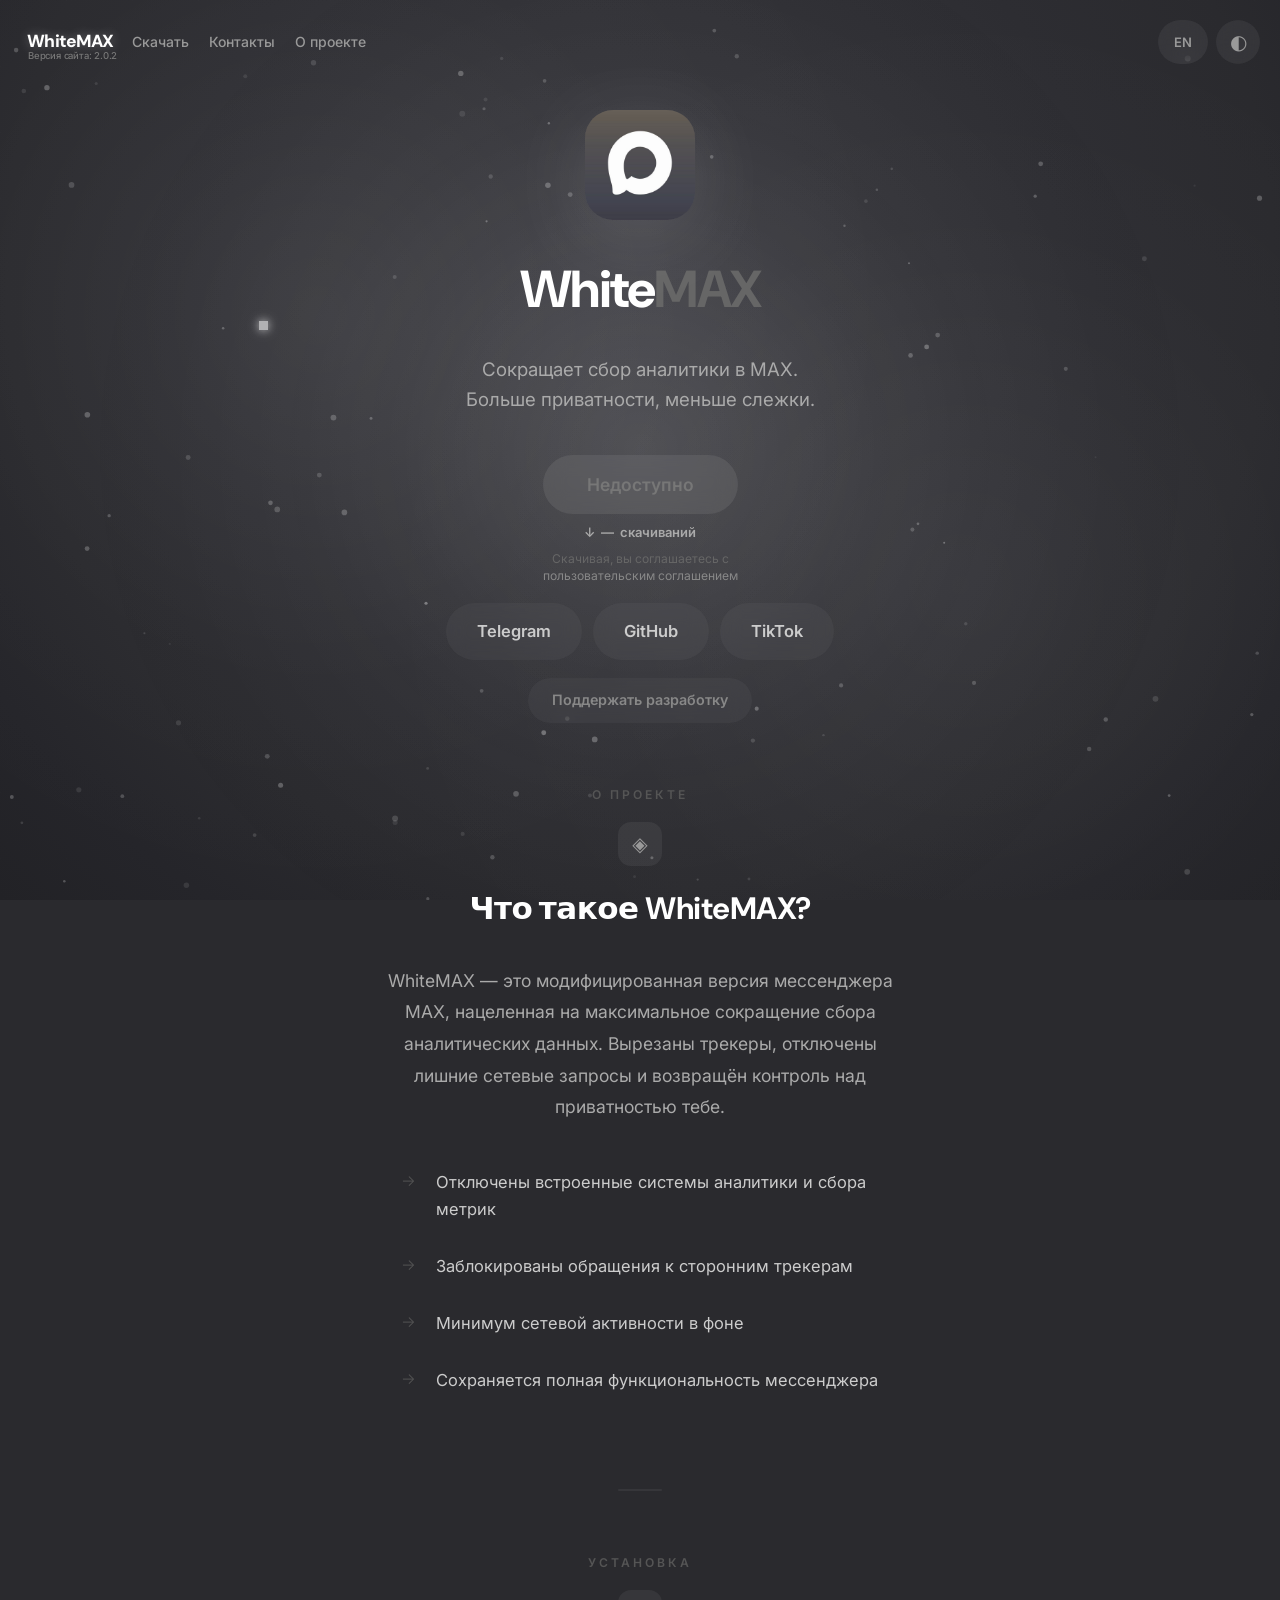
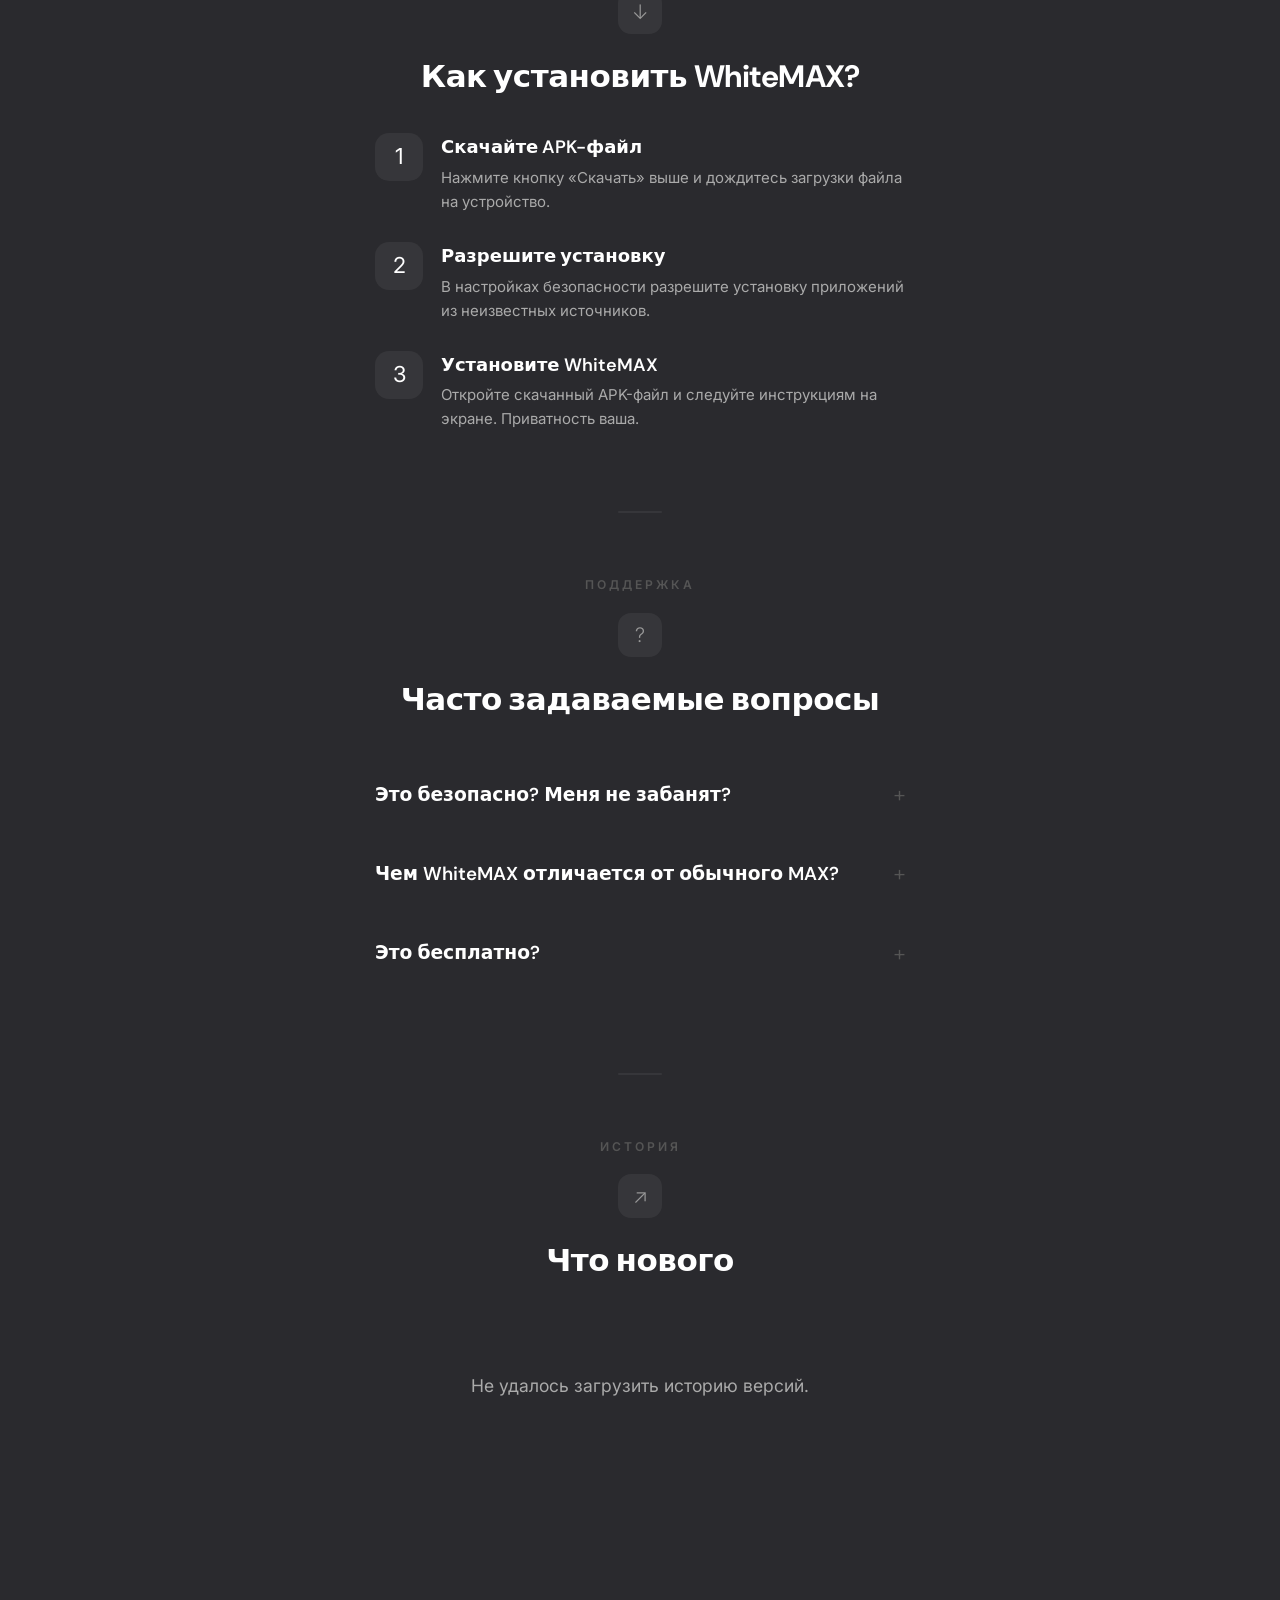
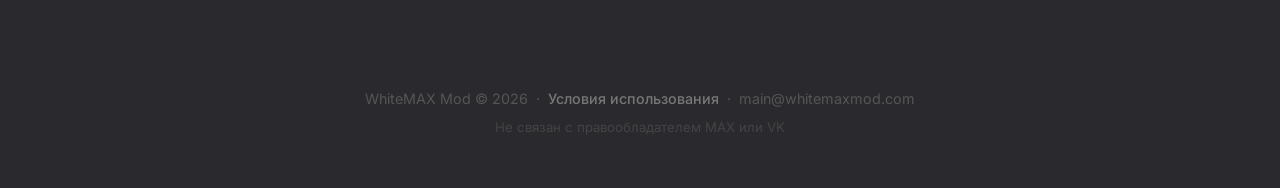
<file: index.html>
<!DOCTYPE html>
<html lang="ru">
<head>
    <meta charset="UTF-8">
    <meta name="viewport" content="width=device-width, initial-scale=1.0, viewport-fit=cover">
    <title>WhiteMAX — мод на MAX</title>
    <link rel="icon" type="image/png" href="images/favicon.png">
    <link rel="apple-touch-icon" href="images/favicon.png">
    <meta name="description" content="WhiteMAX — модифицированная версия мессенджера MAX. Сокращает сбор аналитики. Больше приватности, меньше слежки.">

    <meta property="og:title" content="WhiteMAX — мод на MAX">
    <meta property="og:description" content="Сокращает сбор аналитики в MAX. Больше приватности, меньше слежки.">
    <meta property="og:url" content="https://whitemaxmod.com">
    <meta property="og:type" content="website">
    <meta name="twitter:card" content="summary_large_image">
    <meta name="twitter:title" content="WhiteMAX — мод на MAX">
    <meta name="twitter:description" content="Сокращает сбор аналитики в MAX. Больше приватности, меньше слежки.">
    <meta name="twitter:image" content="images/og-image.png">
    
    <!-- Umami Analytics -->
    <script defer src="https://cloud.umami.is/script.js" data-website-id="fb1a95b8-6b96-44a8-90bb-e0a8118e8684"></script>

    <link rel="preconnect" href="https://fonts.googleapis.com">
    <link rel="preconnect" href="https://fonts.gstatic.com" crossorigin>
    <link rel="preload" href="https://fonts.googleapis.com/css2?family=DM+Sans:wght@500;600;700;800&family=Inter:wght@400;500;600;700;800&display=swap" as="style">
    <link href="https://fonts.googleapis.com/css2?family=DM+Sans:wght@500;600;700;800&family=Inter:wght@400;500;600;700;800&display=swap" rel="stylesheet">
    <link rel="manifest" href="manifest.json">
    <link rel="stylesheet" href="style.css">
</head>
<body>

    <!-- Верхняя панель: Навигация слева | EN + Тема справа -->
    <nav class="top-nav">
        <div class="nav-brand-wrapper">
            <a href="#" class="nav-link home-link" data-ru="WhiteMAX" data-en="WhiteMAX">WhiteMAX</a>
            <span class="site-version" data-ru="Версия сайта: 2.0.2" data-en="Site version: 2.0.2">Версия сайта: 2.0.2</span>
        </div>
        <a href="#download" class="nav-link" data-ru="Скачать" data-en="Download">Скачать</a>
        <a href="#contacts" class="nav-link" data-ru="Контакты" data-en="Contacts">Контакты</a>
        <a href="#about" class="nav-link" data-ru="О проекте" data-en="About">О проекте</a>
    </nav>
    <div class="top-bar">
        <button class="lang-toggle" id="lang-toggle" aria-label="Сменить язык">EN</button>
        <button class="theme-toggle" id="theme-toggle" aria-label="Переключить тему" title="Сменить тему">◐</button>
    </div>



    <button class="scroll-top-btn" id="scroll-top-btn" aria-label="Наверх" title="Наверх">↑</button>

    <div class="toast-container">
        <div class="toast" id="toast">↓ Инструкция по установке</div>
    </div>

    <div class="gradient-bg" id="gradient-bg"></div>
    <div class="grid-overlay"></div>
    <canvas id="particles-canvas"></canvas>
    <div class="particles-css" id="particles-css" aria-hidden="true"></div>

    <div class="container" id="main-content">

        <header>
            <div class="logo">
                <div class="logo-icon-wrapper">
                    <div class="logo-icon-fallback">W</div>
                    <img src="images/icon.png" alt="WhiteMAX" class="logo-icon" onerror="this.style.display='none'">
                </div>
                <h1 class="logo-text">White<span>MAX</span></h1>
            </div>
            <p class="tagline" data-ru="Сокращает сбор аналитики в MAX.<br>Больше приватности, меньше слежки." data-en="Reduces analytics collection in MAX.<br>More privacy, less tracking.">Сокращает сбор аналитики в MAX.<br>Больше приватности, меньше слежки.</p>
            <div class="actions">
                <div class="download-wrapper">
                    <a id="download-btn" class="btn btn-primary disabled" aria-disabled="true" style="position: relative; z-index: 2;">
                        <span class="btn-text" data-ru="Загрузка..." data-en="Loading...">Загрузка...</span>
                    </a>
                    <div class="download-count">
                        <span>↓</span> <span id="download-count-value">...</span> <span data-ru="скачиваний" data-en="downloads">скачиваний</span>
                    </div>
                    <p class="agreement-text">
                        <span data-ru="Скачивая, вы соглашаетесь с" data-en="By downloading, you agree to the">Скачивая, вы соглашаетесь с</span> <a href="#terms-of-service" class="spa-link" data-ru="пользовательским соглашением" data-en="terms of service">пользовательским соглашением</a>
                    </p>
                    <div class="download-warning" id="download-warning">
                        <span data-ru="Продолжая установку, вы принимаете на себя все риски." data-en="By continuing the installation, you accept all risks.">Продолжая установку, вы принимаете на себя все риски.</span><br><span data-ru="В редких случаях модификация может привести к блокировке аккаунта." data-en="In rare cases, modification may lead to account suspension.">В редких случаях модификация может привести к блокировке аккаунта.</span>
                    </div>
                </div>
                <div class="actions-row">
                    <a href="https://t.me/whitemaxmod" class="btn" target="_blank" rel="noopener">Telegram</a>
                    <a href="https://github.com/WhiteMAX-Mod/whitemaxmod" class="btn" target="_blank" rel="noopener">GitHub</a>
                    <a href="https://www.tiktok.com/@whitemaxmod" class="btn" target="_blank" rel="noopener">TikTok</a>
                </div>
                <a href="https://www.donationalerts.com/r/9ka" class="btn btn-support" target="_blank" rel="noopener" data-ru="Поддержать разработку" data-en="Support development">Поддержать разработку</a>
            </div>
        </header>

        <section id="about-section">
            <p class="section-label" data-ru="О проекте" data-en="About">О проекте</p>
            <div class="section-icon">◈</div>
            <h2 class="section-title" data-ru="Что такое WhiteMAX?" data-en="What is WhiteMAX?">Что такое WhiteMAX?</h2>
            <div id="about-content"></div>
        </section>

        <div class="divider"></div>

        <section id="install-section">
            <p class="section-label" data-ru="Установка" data-en="Installation">Установка</p>
            <div class="section-icon">↓</div>
            <h2 class="section-title" data-ru="Как установить WhiteMAX?" data-en="How to install WhiteMAX?">Как установить WhiteMAX?</h2>
            <div class="install-steps">
                <div class="install-step">
                    <div class="install-step-icon">1</div>
                    <div>
                        <h4 data-ru="Скачайте APK-файл" data-en="Download the APK">Скачайте APK-файл</h4>
                        <p data-ru="Нажмите кнопку «Скачать» выше и дождитесь загрузки файла на устройство." data-en="Tap the «Download» button above and wait for the file to finish downloading.">Нажмите кнопку «Скачать» выше и дождитесь загрузки файла на устройство.</p>
                    </div>
                </div>
                <div class="install-step">
                    <div class="install-step-icon">2</div>
                    <div>
                        <h4 data-ru="Разрешите установку" data-en="Allow installation">Разрешите установку</h4>
                        <p data-ru="В настройках безопасности разрешите установку приложений из неизвестных источников." data-en="In your security settings, allow installation from unknown sources.">В настройках безопасности разрешите установку приложений из неизвестных источников.</p>
                    </div>
                </div>
                <div class="install-step">
                    <div class="install-step-icon">3</div>
                    <div>
                        <h4 data-ru="Установите WhiteMAX" data-en="Install WhiteMAX">Установите WhiteMAX</h4>
                        <p data-ru="Откройте скачанный APK-файл и следуйте инструкциям на экране. Приватность ваша." data-en="Open the downloaded APK file and follow the on-screen instructions. Privacy is yours.">Откройте скачанный APK-файл и следуйте инструкциям на экране. Приватность ваша.</p>
                    </div>
                </div>
            </div>
        </section>

        <div class="divider"></div>

        <section id="faq-section">
            <p class="section-label" data-ru="Поддержка" data-en="Support">Поддержка</p>
            <div class="section-icon">?</div>
            <h2 class="section-title" data-ru="Часто задаваемые вопросы" data-en="Frequently Asked Questions">Часто задаваемые вопросы</h2>
            <div id="faq-content"></div>
        </section>

        <div class="divider"></div>

        <section id="changelog-section">
            <p class="section-label" id="changelog-label">История</p>
            <div class="section-icon">↗</div>
            <h2 class="section-title" id="changelog-title">Что нового</h2>
            <div id="changelog-content" class="loader"><div class="loader-spin"></div></div>
        </section>

    </div>

    <!-- Глобальные элементы для пасхалки -->
    <div id="floating-cubosaur" class="floating-cubosaur" title="Поиграть?"></div>
    <div class="global-minigame-wrapper">
        <div id="minigame-container" style="margin-top: 0; text-align: center; max-height: 0; opacity: 0; overflow: hidden; transition: max-height 0.6s cubic-bezier(0.4, 0, 0.2, 1), opacity 0.6s ease, margin-top 0.6s ease; display: block;">
            <canvas id="minigame-canvas" width="600" height="150" style="background: transparent; cursor: pointer; display: block; margin: 0 auto; max-width: 100%; border-radius: 12px;"></canvas>
            <div style="display: flex; justify-content: center; gap: 24px; margin-top: 12px; font-family: 'DM Sans', sans-serif; color: #ccc;">
                <div style="font-size: 1.1rem;"><span data-ru="Счет: " data-en="Score: ">Счет: </span><span id="minigame-score" style="font-weight: bold; color: #fff;">0</span></div>
                <div style="font-size: 1.1rem; color: #888;"><span data-ru="Рекорд: " data-en="Best: ">Рекорд: </span><span id="minigame-highscore" style="font-weight: bold;">0</span></div>
            </div>
        </div>
    </div>

    <div class="container" style="max-width: 770px; margin: 0 auto;">
        <footer>
            <p>
                WhiteMAX Mod &copy; 2026 &nbsp;&middot;&nbsp;
                <a href="#terms-of-service" class="spa-link" data-ru="Условия использования" data-en="Terms of Service">Условия использования</a>
                &nbsp;&middot;&nbsp;
                <span data-ru="main@whitemaxmod.com" data-en="main@whitemaxmod.com">main@whitemaxmod.com</span>
            </p>
            <p class="disclaimer" data-ru="Не связан с правообладателем MAX или VK" data-en="Not affiliated with MAX or VK">Не связан с правообладателем MAX или VK</p>
        </footer>
    </div>

    <script src="script.js"></script>
</body>
</html>
</file>
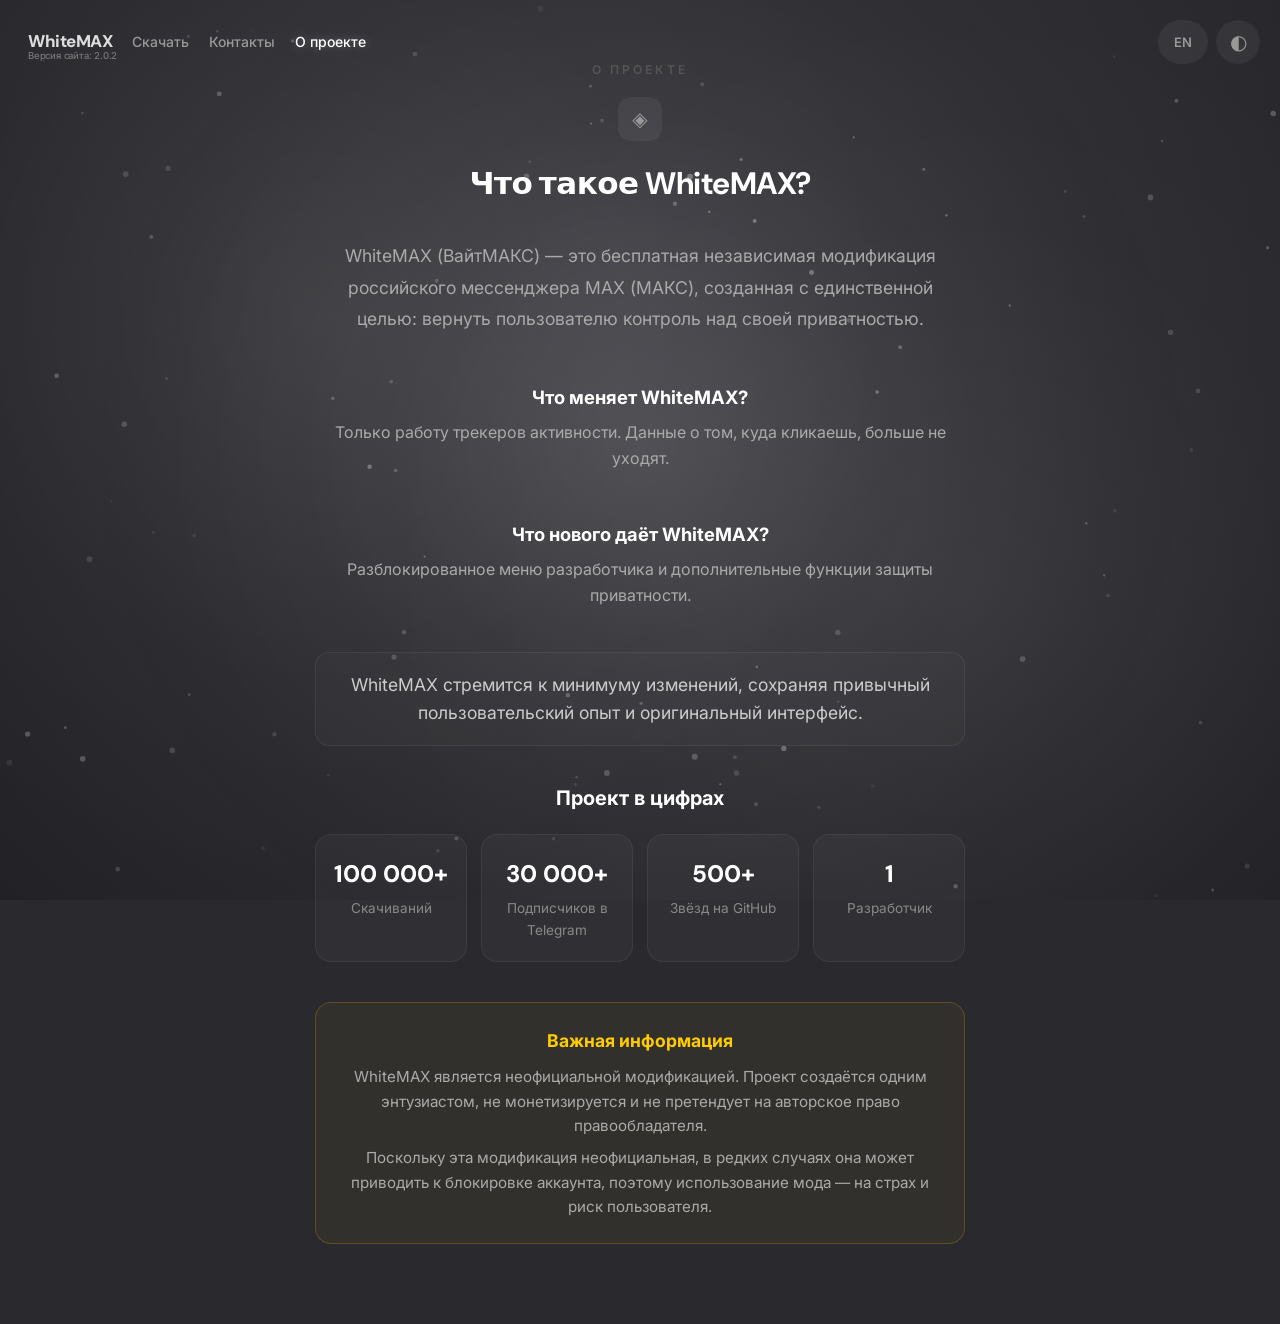
<file: about.html>
<!DOCTYPE html>
<html lang="ru">
<head>
    <meta charset="UTF-8">
    <meta name="viewport" content="width=device-width, initial-scale=1.0">
    <title>WhiteMAX — О проекте</title>
    <link rel="icon" type="image/png" href="images/favicon.png">
    <link rel="apple-touch-icon" href="images/favicon.png">
    <meta name="description" content="Информация о моде WhiteMAX">

    <meta property="og:title" content="WhiteMAX — О проекте">
    <meta property="og:description" content="Информация о модификации WhiteMAX, концепция приватности и статистика.">
    <meta property="og:url" content="https://whitemaxmod.com/about.html">
    <meta property="og:type" content="website">

    <link rel="preconnect" href="https://fonts.googleapis.com">
    <link rel="preconnect" href="https://fonts.gstatic.com" crossorigin>
    <link rel="preload" href="https://fonts.googleapis.com/css2?family=DM+Sans:wght@500;600;700;800&family=Inter:wght@400;500;600;700;800&display=swap" as="style">
    <link href="https://fonts.googleapis.com/css2?family=DM+Sans:wght@500;600;700;800&family=Inter:wght@400;500;600;700;800&display=swap" rel="stylesheet">
    <link rel="stylesheet" href="style.css">
    <!-- Umami Analytics -->
    <script defer src="https://cloud.umami.is/script.js" data-website-id="fb1a95b8-6b96-44a8-90bb-e0a8118e8684"></script>
</head>
<body>

    <!-- Верхняя панель: Навигация слева | EN + Тема справа -->
    <nav class="top-nav">
        <div class="nav-brand-wrapper">
            <a href="#" class="nav-link home-link" data-ru="WhiteMAX" data-en="WhiteMAX">WhiteMAX</a>
            <span class="site-version" data-ru="Версия сайта: 2.0.2" data-en="Site version: 2.0.2">Версия сайта: 2.0.2</span>
        </div>
        <a href="#download" class="nav-link" data-ru="Скачать" data-en="Download">Скачать</a>
        <a href="#contacts" class="nav-link" data-ru="Контакты" data-en="Contacts">Контакты</a>
        <a href="#about" class="nav-link" data-ru="О проекте" data-en="About">О проекте</a>
    </nav>
    <div class="top-bar">
        <button class="lang-toggle" id="lang-toggle" aria-label="Сменить язык">EN</button>
        <button class="theme-toggle" id="theme-toggle" aria-label="Переключить тему" title="Сменить тему">◐</button>
    </div>

    <!-- Анимированный фон (оставляем для красоты) -->
    <div class="gradient-bg" id="gradient-bg"></div>
    <div class="particles-css" id="particles-css"></div>
    <canvas id="particles-canvas" class="particles-canvas"></canvas>

    <!-- Основной контент страницы -->
    <div class="container" id="main-content" style="margin-top: 60px; text-align: center;">
        <section id="about-section">
            <p class="section-label" data-ru="О проекте" data-en="About">О проекте</p>
            <div class="section-icon">◈</div>
            <h2 class="section-title" data-ru="Что такое WhiteMAX?" data-en="What is WhiteMAX?">Что такое WhiteMAX?</h2>
            
            <!-- Описание -->
            <p class="description-text" style="max-width: 600px; margin: 0 auto 36px;" data-ru="WhiteMAX (ВайтМАКС) — это бесплатная независимая модификация российского мессенджера MAX (МАКС), созданная с единственной целью: вернуть пользователю контроль над своей приватностью." data-en="WhiteMAX is a free independent modification of the MAX messenger created with a single goal: to return control over privacy back to the user.">
                WhiteMAX (ВайтМАКС) — это бесплатная независимая модификация российского мессенджера MAX (МАКС), созданная с единственной целью: вернуть пользователю контроль над своей приватностью.
            </p>

            <!-- Карточки Q&A -->
            <div style="max-width: 650px; margin: 0 auto 32px;">
                <div class="info-card" style="text-align: center;">
                    <h3 data-ru="Что меняет WhiteMAX?" data-en="What does WhiteMAX change?">Что меняет WhiteMAX?</h3>
                    <p data-ru="Только работу трекеров активности. Данные о том, куда кликаешь, больше не уходят." data-en="Only activity trackers. Data about where you click is no longer sent.">
                        Только работу трекеров активности. Данные о том, куда кликаешь, больше не уходят.
                    </p>
                </div>
                
                <div class="info-card" style="text-align: center;">
                    <h3 data-ru="Что нового даёт WhiteMAX?" data-en="What's new in WhiteMAX?">Что нового даёт WhiteMAX?</h3>
                    <p data-ru="Разблокированное меню разработчика и дополнительные функции защиты приватности." data-en="Unlocked developer menu and additional privacy features.">
                        Разблокированное меню разработчика и дополнительные функции защиты приватности.
                    </p>
                </div>
            </div>

            <!-- Строка о философии без кавычек и italic -->
            <div class="about-quote" style="max-width: 650px; margin: 0 auto 36px; text-align: center; font-style: normal;" data-ru="WhiteMAX стремится к минимуму изменений, сохраняя привычный пользовательский опыт и оригинальный интерфейс." data-en="WhiteMAX strives for minimal changes, preserving the familiar user experience and original interface.">
                WhiteMAX стремится к минимуму изменений, сохраняя привычный пользовательский опыт и оригинальный интерфейс.
            </div>

            <!-- Факты в цифрах -->
            <h3 style="font-size: 1.25rem; color: #fff; margin-bottom: 20px; font-weight: 700;" data-ru="Проект в цифрах" data-en="Project in numbers">Проект в цифрах</h3>
            <div style="max-width: 650px; margin: 0 auto 40px; display: grid; grid-template-columns: repeat(auto-fit, minmax(135px, 1fr)); gap: 14px;">
                <div class="stat-card">
                    <div class="stat-value" style="font-size: 1.5rem; white-space: nowrap;">100 000+</div>
                    <div class="stat-label" data-ru="Скачиваний" data-en="Downloads">Скачиваний</div>
                </div>
                <div class="stat-card">
                    <div class="stat-value" style="font-size: 1.5rem; white-space: nowrap;">30 000+</div>
                    <div class="stat-label" data-ru="Подписчиков в Telegram" data-en="Telegram Subscribers">Подписчиков в Telegram</div>
                </div>
                <div class="stat-card">
                    <div class="stat-value" style="font-size: 1.5rem; white-space: nowrap;">500+</div>
                    <div class="stat-label" data-ru="Звёзд на GitHub" data-en="GitHub Stars">Звёзд на GitHub</div>
                </div>
                <div class="stat-card">
                    <div class="stat-value" style="font-size: 1.5rem; white-space: nowrap;">1</div>
                    <div class="stat-label" data-ru="Разработчик" data-en="Developer">Разработчик</div>
                </div>
            </div>

            <!-- Предупреждение / Дисклеймер -->
            <div class="warning-card" style="max-width: 650px; margin: 0 auto 20px; text-align: center;">
                <h4 style="justify-content: center;" data-ru="Важная информация" data-en="Important information">
                    Важная информация
                </h4>
                <p data-ru="WhiteMAX является неофициальной модификацией. Проект создаётся одним энтузиастом, не монетизируется и не претендует на авторское право правообладателя." data-en="WhiteMAX is an unofficial modification. The project is created by a single enthusiast, is not monetized, and does not claim copyright of the rights holder.">
                    WhiteMAX является неофициальной модификацией. Проект создаётся одним энтузиастом, не монетизируется и не претендует на авторское право правообладателя.
                </p>
                <p data-ru="Поскольку эта модификация неофициальная, в редких случаях она может приводить к блокировке аккаунта, поэтому использование мода — на страх и риск пользователя." data-en="Since this modification is unofficial, in rare cases it may lead to account suspension, so using the mod is at the user's own risk.">
                    Поскольку эта модификация неофициальная, в редких случаях она может приводить к блокировке аккаунта, поэтому использование мода — на страх и риск пользователя.
                </p>
            </div>
        </section>
    </div>

    <script src="script.js"></script>
</body>
</html>
</file>
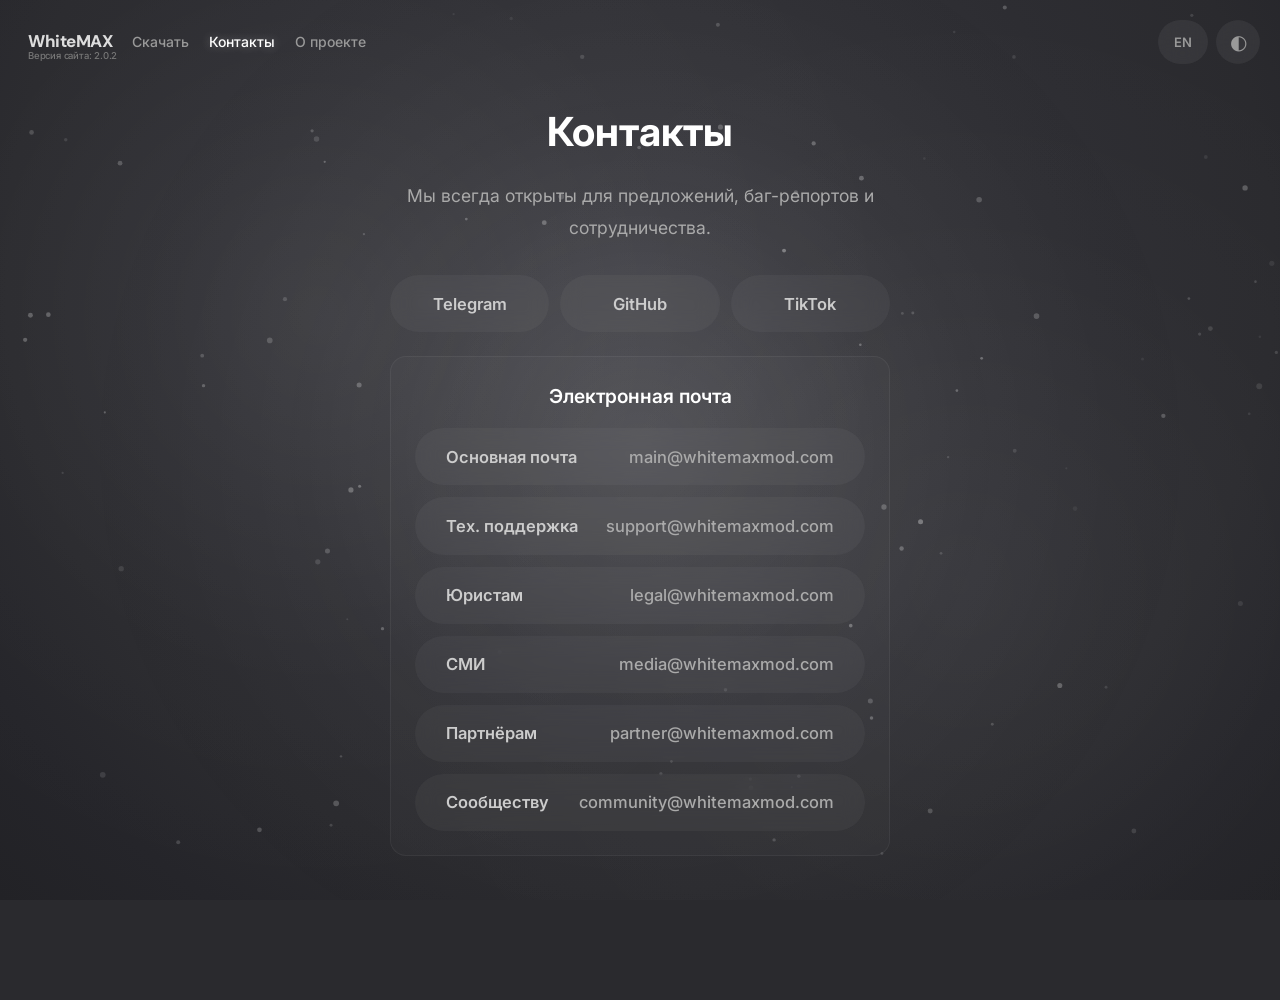
<file: contacts.html>
<!DOCTYPE html>
<html lang="ru">
<head>
    <meta charset="UTF-8">
    <meta name="viewport" content="width=device-width, initial-scale=1.0">
    <title>WhiteMAX — Контакты</title>
    <link rel="icon" type="image/png" href="images/favicon.png">
    <link rel="apple-touch-icon" href="images/favicon.png">
    <meta name="description" content="Контакты разработчика WhiteMAX">

    <meta property="og:title" content="WhiteMAX — Контакты">
    <meta property="og:description" content="Связь с разработчиками WhiteMAX: Telegram, GitHub, TikTok, Email.">
    <meta property="og:url" content="https://whitemaxmod.com/contacts.html">
    <meta property="og:type" content="website">

    <link rel="preconnect" href="https://fonts.googleapis.com">
    <link rel="preconnect" href="https://fonts.gstatic.com" crossorigin>
    <link rel="preload" href="https://fonts.googleapis.com/css2?family=DM+Sans:wght@500;600;700;800&family=Inter:wght@400;500;600;700;800&display=swap" as="style">
    <link href="https://fonts.googleapis.com/css2?family=DM+Sans:wght@500;600;700;800&family=Inter:wght@400;500;600;700;800&display=swap" rel="stylesheet">
    <link rel="stylesheet" href="style.css">
    <!-- Umami Analytics -->
    <script defer src="https://cloud.umami.is/script.js" data-website-id="fb1a95b8-6b96-44a8-90bb-e0a8118e8684"></script>
</head>
<body>

    <nav class="top-nav">
        <div class="nav-brand-wrapper">
            <a href="#" class="nav-link home-link" data-ru="WhiteMAX" data-en="WhiteMAX">WhiteMAX</a>
            <span class="site-version" data-ru="Версия сайта: 2.0.2" data-en="Site version: 2.0.2">Версия сайта: 2.0.2</span>
        </div>
        <a href="#download" class="nav-link" data-ru="Скачать" data-en="Download">Скачать</a>
        <a href="#contacts" class="nav-link" data-ru="Контакты" data-en="Contacts">Контакты</a>
        <a href="#about" class="nav-link" data-ru="О проекте" data-en="About">О проекте</a>
    </nav>
    <div class="top-bar">
        <button class="lang-toggle" id="lang-toggle" aria-label="Сменить язык">EN</button>
        <button class="theme-toggle" id="theme-toggle" aria-label="Переключить тему" title="Сменить тему">◐</button>
    </div>

    <div class="gradient-bg" id="gradient-bg"></div>
    <div class="particles-css" id="particles-css"></div>
    <canvas id="particles-canvas" class="particles-canvas"></canvas>

    <div class="container" id="main-content" style="margin-top: 100px; text-align: left;">
        <h1 class="title" style="font-size: 2.5rem; text-align: center; margin-bottom: 1rem;" data-ru="Контакты" data-en="Contacts">Контакты</h1>
        <p class="description-text" style="font-size: 1.1rem; text-align: center; margin-bottom: 2rem;" data-ru="Мы всегда открыты для предложений, баг-репортов и сотрудничества." data-en="We are always open to suggestions, bug reports, and cooperation.">Мы всегда открыты для предложений, баг-репортов и сотрудничества.</p>
        
        <div style="text-align: center; max-width: 500px; margin: 0 auto; display: flex; flex-direction: column; gap: 24px;">
            <div class="actions-row">
                <a href="https://t.me/whitemaxmod" class="btn" target="_blank" rel="noopener" style="flex: 1;">Telegram</a>
                <a href="https://github.com/WhiteMAX-Mod/whitemaxmod" class="btn" target="_blank" rel="noopener" style="flex: 1;">GitHub</a>
                <a href="https://www.tiktok.com/@whitemaxmod" class="btn" target="_blank" rel="noopener" style="flex: 1;">TikTok</a>
            </div>
            
            <div style="background: rgba(255,255,255,0.02); border-radius: 16px; border: 1px solid rgba(255,255,255,0.05); padding: 24px;">
                <h3 style="font-size: 1.2rem; font-weight: 600; margin-bottom: 16px; color: #fff;" data-ru="Электронная почта" data-en="Email">Электронная почта</h3>
                <div class="actions-row" style="flex-direction: column; gap: 12px;">
                    <a href="javascript:void(0)" onclick="copyEmail(event, 'main@whitemaxmod.com')" class="btn" style="width: 100%; justify-content: space-between;"><span data-ru="Основная почта" data-en="Main email">Основная почта</span> <span style="color:#aaa; font-weight: 500;">main@whitemaxmod.com</span></a>
                    <a href="javascript:void(0)" onclick="copyEmail(event, 'support@whitemaxmod.com')" class="btn" style="width: 100%; justify-content: space-between;"><span data-ru="Тех. поддержка" data-en="Tech support">Тех. поддержка</span> <span style="color:#aaa; font-weight: 500;">support@whitemaxmod.com</span></a>
                    <a href="javascript:void(0)" onclick="copyEmail(event, 'legal@whitemaxmod.com')" class="btn" style="width: 100%; justify-content: space-between;"><span data-ru="Юристам" data-en="Legal">Юристам</span> <span style="color:#aaa; font-weight: 500;">legal@whitemaxmod.com</span></a>
                    <a href="javascript:void(0)" onclick="copyEmail(event, 'media@whitemaxmod.com')" class="btn" style="width: 100%; justify-content: space-between;"><span data-ru="СМИ" data-en="Media">СМИ</span> <span style="color:#aaa; font-weight: 500;">media@whitemaxmod.com</span></a>
                    <a href="javascript:void(0)" onclick="copyEmail(event, 'partner@whitemaxmod.com')" class="btn" style="width: 100%; justify-content: space-between;"><span data-ru="Партнёрам" data-en="Partners">Партнёрам</span> <span style="color:#aaa; font-weight: 500;">partner@whitemaxmod.com</span></a>
                    <a href="javascript:void(0)" onclick="copyEmail(event, 'community@whitemaxmod.com')" class="btn" style="width: 100%; justify-content: space-between;"><span data-ru="Сообществу" data-en="Community">Сообществу</span> <span style="color:#aaa; font-weight: 500;">community@whitemaxmod.com</span></a>
                </div>
            </div>
        </div>
    </div>

    <script src="script.js"></script>
</body>
</html>
</file>
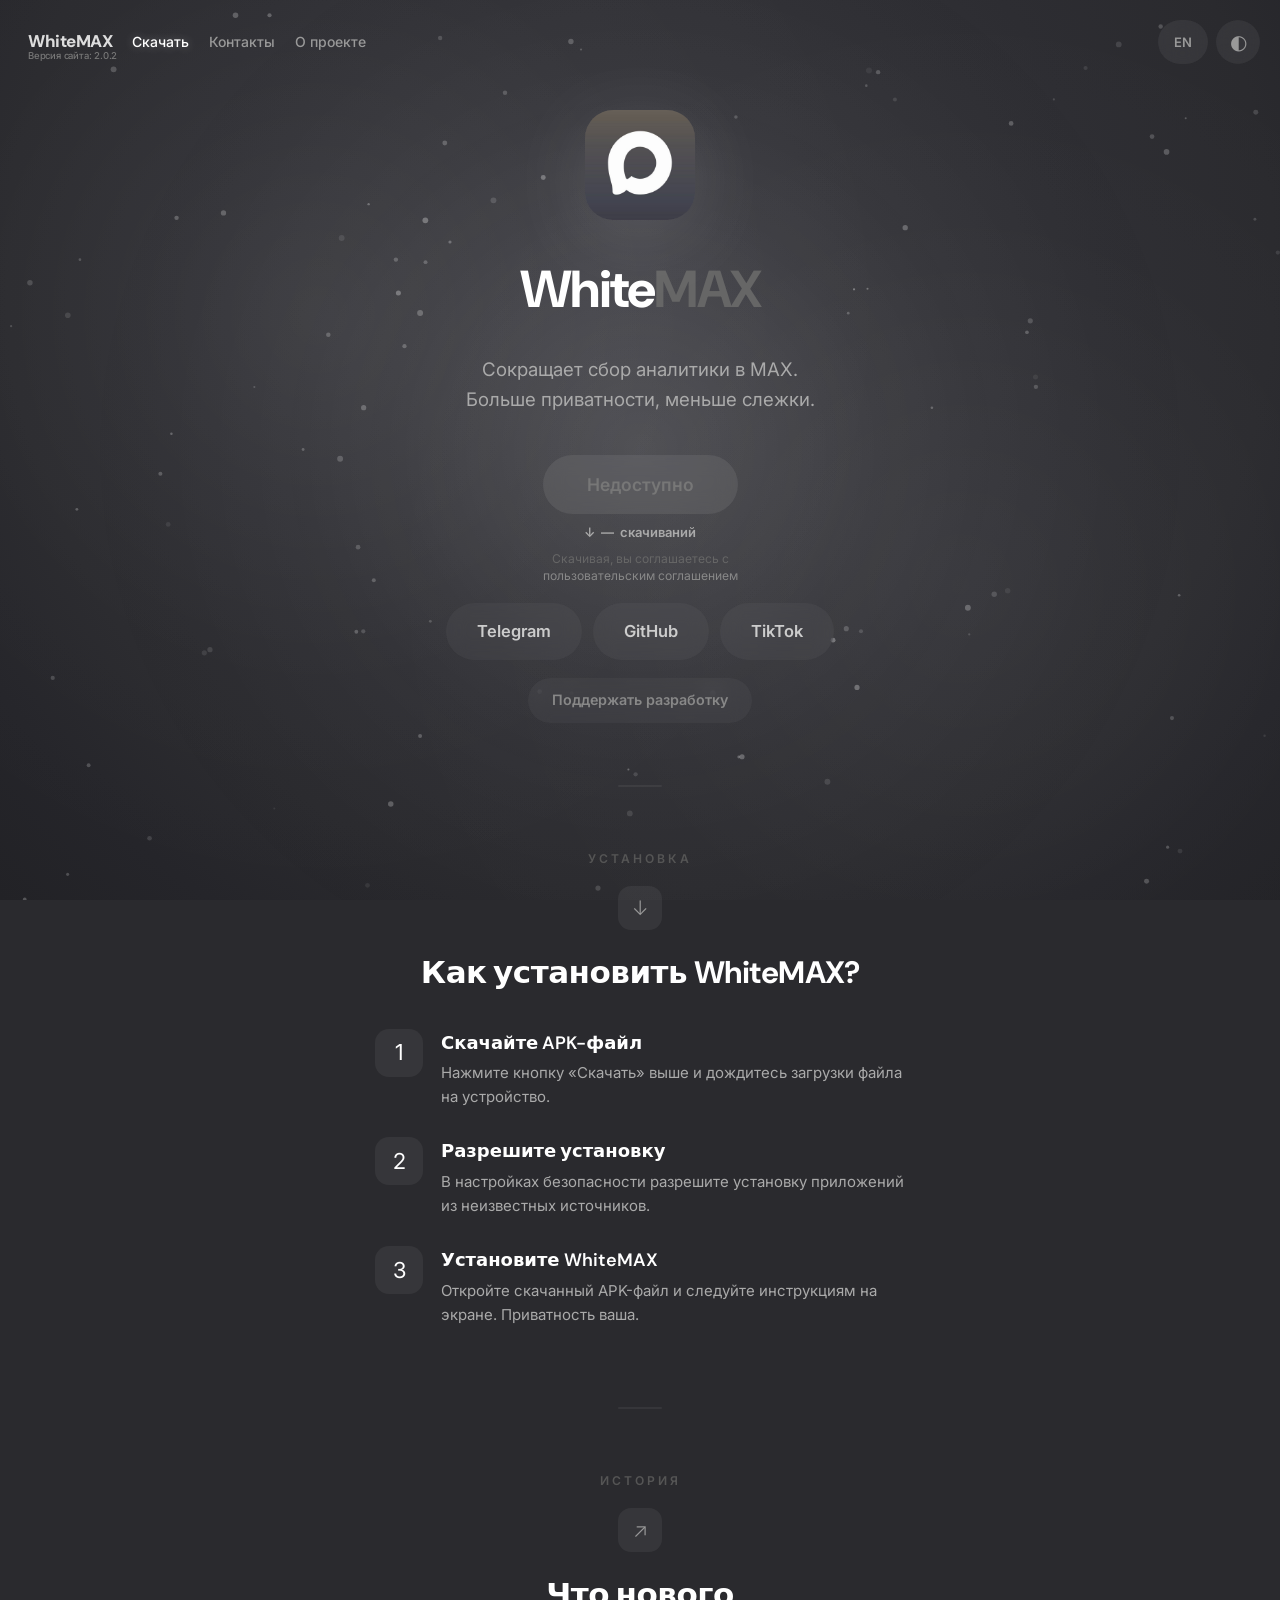
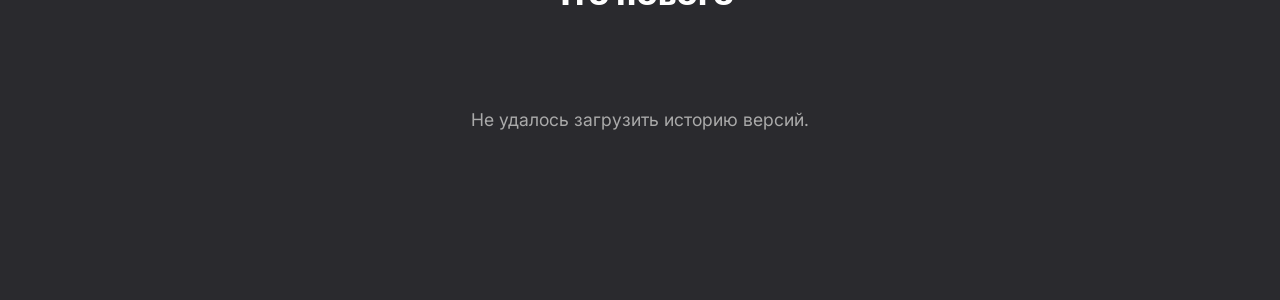
<file: download.html>
<!DOCTYPE html>
<html lang="ru">
<head>
    <meta charset="UTF-8">
    <meta name="viewport" content="width=device-width, initial-scale=1.0">
    <title>WhiteMAX — Скачать</title>
    <link rel="icon" type="image/png" href="images/favicon.png">
    <link rel="apple-touch-icon" href="images/favicon.png">
    <meta name="description" content="Скачать последнюю версию WhiteMAX">

    <meta property="og:title" content="WhiteMAX — Скачать">
    <meta property="og:description" content="Скачать последнюю версию модификации WhiteMAX.">
    <meta property="og:url" content="https://whitemaxmod.com/download.html">
    <meta property="og:type" content="website">

    <link rel="preconnect" href="https://fonts.googleapis.com">
    <link rel="preconnect" href="https://fonts.gstatic.com" crossorigin>
    <link rel="preload" href="https://fonts.googleapis.com/css2?family=DM+Sans:wght@500;600;700;800&family=Inter:wght@400;500;600;700;800&display=swap" as="style">
    <link href="https://fonts.googleapis.com/css2?family=DM+Sans:wght@500;600;700;800&family=Inter:wght@400;500;600;700;800&display=swap" rel="stylesheet">
    <link rel="stylesheet" href="style.css">
    <!-- Umami Analytics -->
    <script defer src="https://cloud.umami.is/script.js" data-website-id="fb1a95b8-6b96-44a8-90bb-e0a8118e8684"></script>
</head>
<body>

    <nav class="top-nav">
        <div class="nav-brand-wrapper">
            <a href="#" class="nav-link home-link" data-ru="WhiteMAX" data-en="WhiteMAX">WhiteMAX</a>
            <span class="site-version" data-ru="Версия сайта: 2.0.2" data-en="Site version: 2.0.2">Версия сайта: 2.0.2</span>
        </div>
        <a href="#download" class="nav-link" data-ru="Скачать" data-en="Download">Скачать</a>
        <a href="#contacts" class="nav-link" data-ru="Контакты" data-en="Contacts">Контакты</a>
        <a href="#about" class="nav-link" data-ru="О проекте" data-en="About">О проекте</a>
    </nav>
    <div class="top-bar">
        <button class="lang-toggle" id="lang-toggle" aria-label="Сменить язык">EN</button>
        <button class="theme-toggle" id="theme-toggle" aria-label="Переключить тему" title="Сменить тему">◐</button>
    </div>

    <div class="gradient-bg" id="gradient-bg"></div>
    <div class="particles-css" id="particles-css"></div>
    <canvas id="particles-canvas" class="particles-canvas"></canvas>

    <div class="container" id="main-content">
        <header>
            <div class="logo">
                <div class="logo-icon-wrapper">
                    <div class="logo-icon-fallback">W</div>
                    <img src="images/icon.png" alt="WhiteMAX" class="logo-icon" onerror="this.style.display='none'">
                </div>
                <h1 class="logo-text">White<span>MAX</span></h1>
            </div>
            <p class="tagline" data-ru="Сокращает сбор аналитики в MAX.<br>Больше приватности, меньше слежки." data-en="Reduces analytics collection in MAX.<br>More privacy, less tracking.">Сокращает сбор аналитики в MAX.<br>Больше приватности, меньше слежки.</p>
            <div class="actions">
                <div class="download-wrapper">
                    <a id="download-btn" class="btn btn-primary disabled" aria-disabled="true" style="position: relative; z-index: 2;">
                        <span class="btn-text" data-ru="Загрузка..." data-en="Loading...">Загрузка...</span>
                    </a>
                    <div class="download-count">
                        <span>↓</span> <span id="download-count-value">...</span> <span data-ru="скачиваний" data-en="downloads">скачиваний</span>
                    </div>
                    <p class="agreement-text">
                        <span data-ru="Скачивая, вы соглашаетесь с" data-en="By downloading, you agree to the">Скачивая, вы соглашаетесь с</span> <a href="#terms-of-service" class="spa-link" data-ru="пользовательским соглашением" data-en="terms of service">пользовательским соглашением</a>
                    </p>
                    <div class="download-warning" id="download-warning">
                        <span data-ru="Продолжая установку, вы принимаете на себя все риски." data-en="By continuing the installation, you accept all risks.">Продолжая установку, вы принимаете на себя все риски.</span><br><span data-ru="В редких случаях модификация может привести к блокировке аккаунта." data-en="In rare cases, modification may lead to account suspension.">В редких случаях модификация может привести к блокировке аккаунта.</span>
                    </div>
                </div>
                <div class="actions-row">
                    <a href="https://t.me/whitemaxmod" class="btn" target="_blank" rel="noopener">Telegram</a>
                    <a href="https://github.com/WhiteMAX-Mod/whitemaxmod" class="btn" target="_blank" rel="noopener">GitHub</a>
                    <a href="https://www.tiktok.com/@whitemaxmod" class="btn" target="_blank" rel="noopener">TikTok</a>
                </div>
                <a href="https://www.donationalerts.com/r/9ka" class="btn btn-support" target="_blank" rel="noopener" data-ru="Поддержать разработку" data-en="Support development">Поддержать разработку</a>
            </div>
        </header>

        <div class="divider"></div>

        <section id="install-section">
            <p class="section-label" data-ru="Установка" data-en="Installation">Установка</p>
            <div class="section-icon">↓</div>
            <h2 class="section-title" data-ru="Как установить WhiteMAX?" data-en="How to install WhiteMAX?">Как установить WhiteMAX?</h2>
            <div class="install-steps">
                <div class="install-step">
                    <div class="install-step-icon">1</div>
                    <div>
                        <h4 data-ru="Скачайте APK-файл" data-en="Download the APK">Скачайте APK-файл</h4>
                        <p data-ru="Нажмите кнопку «Скачать» выше и дождитесь загрузки файла на устройство." data-en="Tap the «Download» button above and wait for the file to finish downloading.">Нажмите кнопку «Скачать» выше и дождитесь загрузки файла на устройство.</p>
                    </div>
                </div>
                <div class="install-step">
                    <div class="install-step-icon">2</div>
                    <div>
                        <h4 data-ru="Разрешите установку" data-en="Allow installation">Разрешите установку</h4>
                        <p data-ru="В настройках безопасности разрешите установку приложений из неизвестных источников." data-en="In your security settings, allow installation from unknown sources.">В настройках безопасности разрешите установку приложений из неизвестных источников.</p>
                    </div>
                </div>
                <div class="install-step">
                    <div class="install-step-icon">3</div>
                    <div>
                        <h4 data-ru="Установите WhiteMAX" data-en="Install WhiteMAX">Установите WhiteMAX</h4>
                        <p data-ru="Откройте скачанный APK-файл и следуйте инструкциям на экране. Приватность ваша." data-en="Open the downloaded APK file and follow the on-screen instructions. Privacy is yours.">Откройте скачанный APK-файл и следуйте инструкциям на экране. Приватность ваша.</p>
                    </div>
                </div>
            </div>
        </section>

        <div class="divider"></div>

        <section id="changelog-section">
            <p class="section-label" id="changelog-label" data-ru="История" data-en="History">История</p>
            <div class="section-icon">↗</div>
            <h2 class="section-title" id="changelog-title" data-ru="Что нового" data-en="What's new">Что нового</h2>
            <div id="changelog-content" class="loader"><div class="loader-spin"></div></div>
        </section>
        
    </div>

    <script src="script.js"></script>
</body>
</html>
</file>
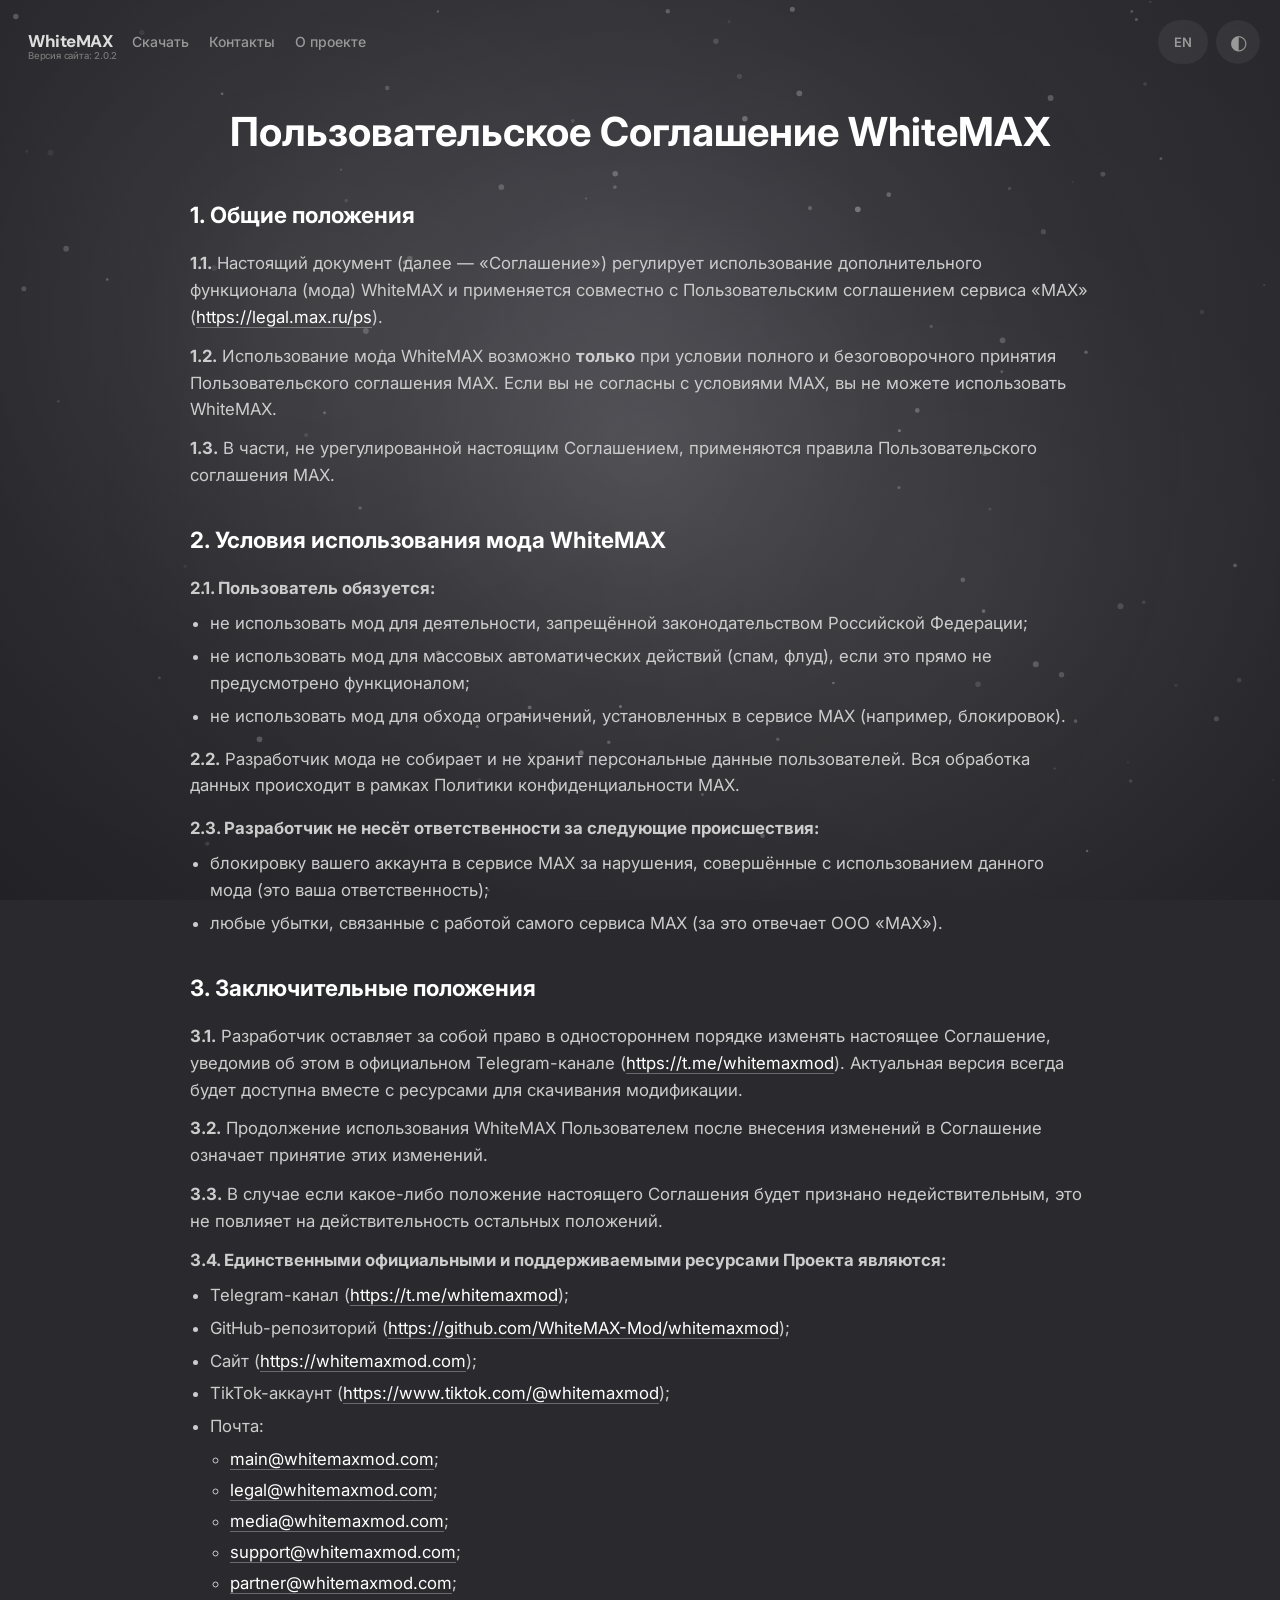
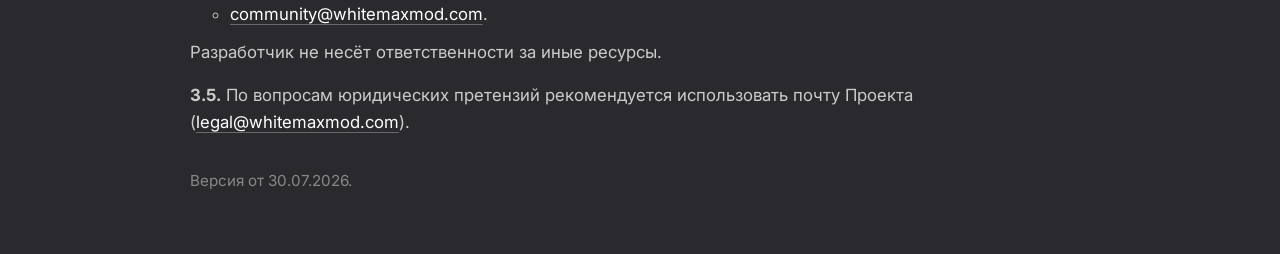
<file: terms-of-service.html>
<!DOCTYPE html>
<html lang="ru">
<head>
    <meta charset="UTF-8">
    <meta name="viewport" content="width=device-width, initial-scale=1.0">
    <title>WhiteMAX — Пользовательское Соглашение</title>
    <link rel="icon" type="image/png" href="images/favicon.png">
    <link rel="apple-touch-icon" href="images/favicon.png">
    <meta name="description" content="Пользовательское Соглашение модификации WhiteMAX">

    <meta property="og:title" content="WhiteMAX — Пользовательское Соглашение">
    <meta property="og:description" content="Пользовательское Соглашение проекта WhiteMAX.">
    <meta property="og:url" content="https://whitemaxmod.com/terms-of-service.html">
    <meta property="og:type" content="website">

    <link rel="preconnect" href="https://fonts.googleapis.com">
    <link rel="preconnect" href="https://fonts.gstatic.com" crossorigin>
    <link rel="preload" href="https://fonts.googleapis.com/css2?family=DM+Sans:wght@500;600;700;800&family=Inter:wght@400;500;600;700;800&display=swap" as="style">
    <link href="https://fonts.googleapis.com/css2?family=DM+Sans:wght@500;600;700;800&family=Inter:wght@400;500;600;700;800&display=swap" rel="stylesheet">
    <link rel="stylesheet" href="style.css">
    <!-- Umami Analytics -->
    <script defer src="https://cloud.umami.is/script.js" data-website-id="fb1a95b8-6b96-44a8-90bb-e0a8118e8684"></script>
</head>
<body>

    <!-- Верхняя панель: Навигация слева | EN + Тема справа -->
    <nav class="top-nav">
        <div class="nav-brand-wrapper">
            <a href="#" class="nav-link home-link" data-ru="WhiteMAX" data-en="WhiteMAX">WhiteMAX</a>
            <span class="site-version" data-ru="Версия сайта: 2.0.2" data-en="Site version: 2.0.2">Версия сайта: 2.0.2</span>
        </div>
        <a href="#download" class="nav-link" data-ru="Скачать" data-en="Download">Скачать</a>
        <a href="#contacts" class="nav-link" data-ru="Контакты" data-en="Contacts">Контакты</a>
        <a href="#about" class="nav-link" data-ru="О проекте" data-en="About">О проекте</a>
    </nav>
    <div class="top-bar">
        <button class="lang-toggle" id="lang-toggle" aria-label="Сменить язык">EN</button>
        <button class="theme-toggle" id="theme-toggle" aria-label="Переключить тему" title="Сменить тему">◐</button>
    </div>

    <!-- Анимированный фон -->
    <div class="gradient-bg" id="gradient-bg"></div>
    <div class="particles-css" id="particles-css"></div>
    <canvas id="particles-canvas" class="particles-canvas"></canvas>

    <!-- Основной контент страницы -->
    <div class="container tos-container" id="main-content" style="margin-top: 100px; text-align: left; padding-bottom: 60px;">
        <h1 class="title" style="font-size: 2.5rem; text-align: center; margin-bottom: 2rem;">Пользовательское Соглашение WhiteMAX</h1>
        
        <div class="tos-content">
            <h2 style="color: #fff; font-size: 1.4rem; margin-top: 0; margin-bottom: 16px;">1. Общие положения</h2>
            <p style="margin-bottom: 12px; line-height: 1.6;"><strong>1.1.</strong> Настоящий документ (далее — «Соглашение») регулирует использование дополнительного функционала (мода) WhiteMAX и применяется совместно с Пользовательским соглашением сервиса «MAX» (<a href="https://legal.max.ru/ps" target="_blank" rel="noopener">https://legal.max.ru/ps</a>).</p>
            <p style="margin-bottom: 12px; line-height: 1.6;"><strong>1.2.</strong> Использование мода WhiteMAX возможно <strong>только</strong> при условии полного и безоговорочного принятия Пользовательского соглашения MAX. Если вы не согласны с условиями MAX, вы не можете использовать WhiteMAX.</p>
            <p style="margin-bottom: 32px; line-height: 1.6;"><strong>1.3.</strong> В части, не урегулированной настоящим Соглашением, применяются правила Пользовательского соглашения MAX.</p>

            <h2 style="color: #fff; font-size: 1.4rem; margin-bottom: 16px;">2. Условия использования мода WhiteMAX</h2>
            <p style="margin-bottom: 8px; line-height: 1.6;"><strong>2.1. Пользователь обязуется:</strong></p>
            <ul style="margin-bottom: 16px; padding-left: 20px; line-height: 1.6;">
                <li style="margin-bottom: 6px;">не использовать мод для деятельности, запрещённой законодательством Российской Федерации;</li>
                <li style="margin-bottom: 6px;">не использовать мод для массовых автоматических действий (спам, флуд), если это прямо не предусмотрено функционалом;</li>
                <li style="margin-bottom: 6px;">не использовать мод для обхода ограничений, установленных в сервисе MAX (например, блокировок).</li>
            </ul>
            <p style="margin-bottom: 16px; line-height: 1.6;"><strong>2.2.</strong> Разработчик мода не собирает и не хранит персональные данные пользователей. Вся обработка данных происходит в рамках Политики конфиденциальности MAX.</p>
            <p style="margin-bottom: 8px; line-height: 1.6;"><strong>2.3. Разработчик не несёт ответственности за следующие происшествия:</strong></p>
            <ul style="margin-bottom: 32px; padding-left: 20px; line-height: 1.6;">
                <li style="margin-bottom: 6px;">блокировку вашего аккаунта в сервисе MAX за нарушения, совершённые с использованием данного мода (это ваша ответственность);</li>
                <li style="margin-bottom: 6px;">любые убытки, связанные с работой самого сервиса MAX (за это отвечает ООО «МАХ»).</li>
            </ul>

            <h2 style="color: #fff; font-size: 1.4rem; margin-bottom: 16px;">3. Заключительные положения</h2>
            <p style="margin-bottom: 12px; line-height: 1.6;"><strong>3.1.</strong> Разработчик оставляет за собой право в одностороннем порядке изменять настоящее Соглашение, уведомив об этом в официальном Telegram-канале (<a href="https://t.me/whitemaxmod" target="_blank" rel="noopener">https://t.me/whitemaxmod</a>). Актуальная версия всегда будет доступна вместе с ресурсами для скачивания модификации.</p>
            <p style="margin-bottom: 12px; line-height: 1.6;"><strong>3.2.</strong> Продолжение использования WhiteMAX Пользователем после внесения изменений в Соглашение означает принятие этих изменений.</p>
            <p style="margin-bottom: 12px; line-height: 1.6;"><strong>3.3.</strong> В случае если какое-либо положение настоящего Соглашения будет признано недействительным, это не повлияет на действительность остальных положений.</p>
            <p style="margin-bottom: 8px; line-height: 1.6;"><strong>3.4. Единственными официальными и поддерживаемыми ресурсами Проекта являются:</strong></p>
            <ul style="margin-bottom: 12px; padding-left: 20px; line-height: 1.6;">
                <li style="margin-bottom: 6px;">Telegram-канал (<a href="https://t.me/whitemaxmod" target="_blank" rel="noopener">https://t.me/whitemaxmod</a>);</li>
                <li style="margin-bottom: 6px;">GitHub-репозиторий (<a href="https://github.com/WhiteMAX-Mod/whitemaxmod" target="_blank" rel="noopener">https://github.com/WhiteMAX-Mod/whitemaxmod</a>);</li>
                <li style="margin-bottom: 6px;">Сайт (<a href="https://whitemaxmod.com" target="_blank" rel="noopener">https://whitemaxmod.com</a>);</li>
                <li style="margin-bottom: 6px;">TikTok-аккаунт (<a href="https://www.tiktok.com/@whitemaxmod" target="_blank" rel="noopener">https://www.tiktok.com/@whitemaxmod</a>);</li>
                <li style="margin-bottom: 6px;">Почта:
                    <ul style="margin-top: 6px; margin-bottom: 6px; padding-left: 20px;">
                        <li style="margin-bottom: 4px;"><a href="mailto:main@whitemaxmod.com">main@whitemaxmod.com</a>;</li>
                        <li style="margin-bottom: 4px;"><a href="mailto:legal@whitemaxmod.com">legal@whitemaxmod.com</a>;</li>
                        <li style="margin-bottom: 4px;"><a href="mailto:media@whitemaxmod.com">media@whitemaxmod.com</a>;</li>
                        <li style="margin-bottom: 4px;"><a href="mailto:support@whitemaxmod.com">support@whitemaxmod.com</a>;</li>
                        <li style="margin-bottom: 4px;"><a href="mailto:partner@whitemaxmod.com">partner@whitemaxmod.com</a>;</li>
                        <li style="margin-bottom: 4px;"><a href="mailto:community@whitemaxmod.com">community@whitemaxmod.com</a>.</li>
                    </ul>
                </li>
            </ul>
            <p style="margin-bottom: 16px; line-height: 1.6;">Разработчик не несёт ответственности за иные ресурсы.</p>
            <p style="margin-bottom: 24px; line-height: 1.6;"><strong>3.5.</strong> По вопросам юридических претензий рекомендуется использовать почту Проекта (<a href="mailto:legal@whitemaxmod.com">legal@whitemaxmod.com</a>).</p>
            
            <p style="color: #888; font-size: 0.95rem; margin-top: 32px;">Версия от 30.07.2026.</p>
        </div>
    </div>

    <script src="script.js"></script>
</body>
</html>
</file>
<file: style.css>
*{margin:0;padding:0;box-sizing:border-box}html{scroll-behavior:smooth}
body{
    font-family:'Inter',system-ui,-apple-system,sans-serif;
    color:#fff;line-height:1.6;-webkit-font-smoothing:antialiased;
    min-height:100vh;min-height:100dvh;background:#2a2a2e;text-align:center;
    overflow-x:hidden;position:relative;
    font-size:17.6px;
    scrollbar-width:thin;scrollbar-color:rgba(255,255,255,.15) transparent;
    transition:background .8s cubic-bezier(.4,0,.2,1),color .8s cubic-bezier(.4,0,.2,1);
}
button, a, .btn, .nav-link, .lang-toggle, .theme-toggle, .contact-toggle, .scroll-top-btn, .toast, .floating-cubosaur, #minigame-canvas {
    -webkit-tap-highlight-color: transparent;
    touch-action: manipulation;
}

/* Заголовки */
.logo-text,.section-title,.faq-question,.changelog-version,.install-step h4,.page-404 h2,.page-404 .code{
    font-family:'DM Sans',system-ui,-apple-system,sans-serif;
}

/* ===== СВЕТЛАЯ ТЕМА ===== */
body.light{
    background:#f2f2f5;color:#1a1a1a;
    scrollbar-color:rgba(0,0,0,.15) transparent;
}
body.light .gradient-bg{
    background:radial-gradient(ellipse at 50% 30%,#d8d8e0 0%,#dddde4 25%,#e2e2e8 50%,#e8e8ec 70%,#eeeef2 85%,#f2f2f5 100%);
}
body.light .gradient-bg::after{
    background:radial-gradient(600px circle at 25% 35%,rgba(0,0,0,.05) 0%,rgba(0,0,0,.025) 30%,rgba(0,0,0,.008) 60%,transparent 100%),
               radial-gradient(600px circle at 75% 65%,rgba(0,0,0,.035) 0%,rgba(0,0,0,.018) 30%,rgba(0,0,0,.006) 60%,transparent 100%);
}
body.light .grid-overlay{
    background-image:linear-gradient(rgba(0,0,0,.05) 1px,transparent 1px),linear-gradient(90deg,rgba(0,0,0,.05) 1px,transparent 1px);
    opacity:.25;
}
body.light .particle-dot{background:#000}
body.light .loader-spin{border-color:rgba(0,0,0,.1);border-top-color:#1a1a1a}
body.light .logo-text{color:#1a1a1a}
body.light .logo-text span{color:#777}
body.light .logo-icon-fallback{background:rgba(0,0,0,.05);color:#1a1a1a;border:1px solid rgba(0,0,0,.12)}
body.light .tagline,.light .description-text,.light .faq-answer,.light .changelog-changes li,.light .install-step p{color:#555}
body.light .section-label{color:#888}
body.light .section-title,.light .faq-question,.light .changelog-version,.light .install-step h4{color:#1a1a1a}
body.light .feature-list li{color:#444}
body.light .changelog-date{color:#999}
body.light .changelog-changes li::before{color:#aaa}
body.light .changelog-category{color:#999}
body.light .install-step-icon{background:rgba(0,0,0,.05);color:#1a1a1a}
body.light .toast{background:#f0f0f3;color:#1a1a1a;box-shadow:0 8px 30px rgba(0,0,0,.15)}
body.light .btn{background:rgba(0,0,0,.05);color:#555}
body.light .btn:hover{background:rgba(0,0,0,.1);color:#1a1a1a;box-shadow:0 4px 16px rgba(0,0,0,.08)}
body.light .btn-primary{background:#1a1a1a;color:#fff;box-shadow:0 4px 26px rgba(0,0,0,.2)}
body.light .btn-primary:hover{background:#333;box-shadow:0 8px 38px rgba(0,0,0,.3)}
body.light .btn-support{color:#888}
body.light .btn-support:hover{color:#555}
body.light .agreement-text,.light .agreement-text a{color:#999}
body.light .agreement-text a:hover{color:#555}
body.light .download-warning{color:#7a6a30}
body.light .section-icon{background:rgba(0,0,0,.05);color:#888}
body.light .divider{background:rgba(0,0,0,.08)}
body.light footer,.light footer a{color:#999}
body.light footer a:hover{color:#1a1a1a}
body.light footer .disclaimer{color:#aaa}
body.light .faq-question::after,.light .feature-list li::before{color:#aaa}
body.light .scroll-top-btn{background:rgba(0,0,0,.06);color:#666}
body.light .scroll-top-btn:hover{background:rgba(0,0,0,.12);color:#1a1a1a}
body.light .page-404 h2{color:#1a1a1a}
body.light .page-404 p{color:#888}

/* Светлая тема — верхняя панель */
body.light .top-bar .lang-toggle{background:rgba(0,0,0,.06);color:#666}
body.light .top-bar .lang-toggle:hover{background:rgba(0,0,0,.12);color:#1a1a1a}
body.light .top-bar .theme-toggle{background:rgba(0,0,0,.06);color:#666}
body.light .top-bar .theme-toggle:hover{background:rgba(0,0,0,.12);color:#1a1a1a}
body.light .contact-panel{background:rgba(240,240,243,.95);border:1px solid rgba(0,0,0,.08)}
body.light .contact-label{color:#888}
body.light .contact-value{color:#555}
body.light .contact-value:hover{color:#1a1a1a;background:rgba(0,0,0,.05)}
body.light .contact-toggle{
    background:rgba(0,0,0,.06);color:#666;
}
body.light .contact-toggle:hover{
    background:rgba(0,0,0,.12);color:#1a1a1a;
}

/* Плавные переходы */
.gradient-bg,.gradient-bg::after,.grid-overlay,.particle-dot,
.logo-text,.logo-text span,.logo-icon-fallback,.tagline,
.btn,.btn-primary,.btn-support,.agreement-text,.agreement-text a,.download-warning,.btn-version,
.section-label,.section-title,.section-icon,.description-text,
.feature-list li,.feature-list li::before,.faq-question,.faq-question::after,
.faq-answer,.changelog-version,.changelog-date,.changelog-changes li,.changelog-changes li::before,
.divider,.loader-spin,footer,footer a,footer .disclaimer,
.scroll-top-btn,.contact-toggle,.top-bar .lang-toggle,.top-bar .theme-toggle,
.install-step h4,.install-step p,.install-step-icon,.toast,
.contact-panel,.contact-label,.contact-value{
    transition:color .8s cubic-bezier(.4,0,.2,1),background .8s cubic-bezier(.4,0,.2,1),border-color .8s cubic-bezier(.4,0,.2,1),box-shadow .8s cubic-bezier(.4,0,.2,1);
}

/* Скроллбар */
::-webkit-scrollbar{width:6px}
::-webkit-scrollbar-track{background:transparent}
::-webkit-scrollbar-thumb{background:rgba(255,255,255,.12);border-radius:3px}
::-webkit-scrollbar-thumb:hover{background:rgba(255,255,255,.25)}

/* Фон */
.gradient-bg,.grid-overlay,#particles-canvas,.particles-css{position:fixed;inset:0;z-index:0;pointer-events:none}
.gradient-bg{
    background:radial-gradient(ellipse at 50% 30%,#3a3a40 0%,#333338 25%,#2d2d32 50%,#2a2a2e 70%,#25252a 85%,#222226 100%);
}
.gradient-bg::after{
    content:'';position:absolute;inset:0;
    background:radial-gradient(600px circle at 25% 35%,rgba(255,255,255,.07) 0%,rgba(255,255,255,.04) 30%,rgba(255,255,255,.01) 60%,transparent 100%),
               radial-gradient(600px circle at 75% 65%,rgba(255,255,255,.05) 0%,rgba(255,255,255,.03) 30%,rgba(255,255,255,.01) 60%,transparent 100%);
    animation:floatGlow 10s ease-in-out infinite;
}
@keyframes floatGlow{0%,100%{opacity:.4}50%{opacity:1}}
.grid-overlay{
    opacity:.2;
    background-image:linear-gradient(rgba(255,255,255,.03) 1px,transparent 1px),linear-gradient(90deg,rgba(255,255,255,.03) 1px,transparent 1px);
    background-size:66px 66px;
}

/* CSS-частицы */
.particles-css{display:none}
.particle-dot{position:absolute;border-radius:50%;background:#fff;opacity:0;animation:floatUp var(--dur,8s) var(--delay,0s) infinite ease-in}
@keyframes floatUp{0%{opacity:0;transform:translateY(0) translateX(0)}10%{opacity:var(--op,.15)}90%{opacity:var(--op,.15)}100%{opacity:0;transform:translateY(-100vh) translateX(var(--drift,20px))}}

/* Тост */
.toast-container{position:fixed;bottom:30px;left:50%;transform:translateX(-50%);z-index:200;pointer-events:none}
.toast{
    background:rgba(255,255,255,.95);color:#1a1a1a;
    padding:14px 24px;border-radius:50px;
    font-size:14px;font-weight:500;
    box-shadow:0 8px 30px rgba(0,0,0,.4);
    cursor:pointer;pointer-events:none;
    opacity:0;transform:translateY(20px);
    transition:opacity .35s cubic-bezier(.4,0,.2,1), transform .35s cubic-bezier(.4,0,.2,1), background-color .35s cubic-bezier(.4,0,.2,1);
    white-space:nowrap;max-width:calc(100vw - 32px);overflow:hidden;text-overflow:ellipsis;
}
.toast.visible{opacity:1;transform:translateY(0);pointer-events:auto}
.toast:hover{background:#fff}

/* Верхняя панель */
.top-bar{
    position:fixed;top:20px;right:20px;z-index:100;
    display:flex;align-items:center;gap:8px;
}
/* Кнопка "Связь" — слева */
.contact-toggle{
    position:fixed;top:20px;left:20px;z-index:100;
    height:44px;padding:0 16px;border-radius:50px;
    background:rgba(255,255,255,.06);color:#999;
    border:none;cursor:pointer;font-size:13px;font-weight:600;
    display:flex;align-items:center;gap:6px;
    font-family:'Inter',system-ui,-apple-system,sans-serif;
    backdrop-filter:blur(10px);-webkit-backdrop-filter:blur(10px);
}
.top-nav{
    position:fixed;top:20px;left:28px;z-index:100;
    display:flex;align-items:center;gap:20px;
}
.nav-brand-wrapper{
    position:relative;
    display:inline-flex;
    align-items:center;
    height:44px;
}
.nav-link{
    height:44px;
    color:#999;text-decoration:none;
    display:flex;align-items:center;
    font-size:14px;font-weight:500;
    font-family:'Inter',system-ui,-apple-system,sans-serif;
    transition:color .8s cubic-bezier(.4,0,.2,1);
}
.nav-link:hover{color:#fff}
.nav-link.active{color:#fff;text-shadow:0 0 10px rgba(255,255,255,.3)}
.nav-link.home-link{height:44px;display:flex;align-items:center;font-family:'DM Sans',system-ui,-apple-system,sans-serif;font-weight:800;font-size:17px;color:#ddd;letter-spacing:-0.5px;transition:color .4s ease, transform .4s cubic-bezier(.4,0,.2,1);}
.nav-link.home-link:hover, .nav-link.home-link.active{color:#fff;transform:scale(1.03);}
.site-version{
    position:absolute;
    top:31px;left:0;
    font-size:9.5px;line-height:1;color:#777;font-weight:500;
    letter-spacing:-0.2px;white-space:nowrap;user-select:none;
    font-family:'Inter',system-ui,-apple-system,sans-serif;
    transition:color .4s ease;pointer-events:none;
}
body.light .site-version{color:#888}
.contact-toggle:hover{background:rgba(255,255,255,.12);color:#fff}
.lang-toggle{
    height:44px;padding:0 16px;border-radius:50px;
    background:rgba(255,255,255,.06);color:#999;
    border:none;cursor:pointer;font-size:13px;font-weight:600;
    display:flex;align-items:center;gap:6px;
    font-family:'Inter',system-ui,-apple-system,sans-serif;
    backdrop-filter:blur(10px);-webkit-backdrop-filter:blur(10px);
}
.lang-toggle:hover{background:rgba(255,255,255,.12);color:#fff}
.theme-toggle{
    width:44px;height:44px;border-radius:50%;
    background:rgba(255,255,255,.06);color:#999;
    border:none;cursor:pointer;font-size:20px;
    display:flex;align-items:center;justify-content:center;
    backdrop-filter:blur(10px);-webkit-backdrop-filter:blur(10px);
}
.theme-toggle:hover{background:rgba(255,255,255,.12);color:#fff}

/* Панель контактов — слева */
.contact-panel{
    position:fixed;top:72px;left:20px;z-index:99;
    background:rgba(40,40,46,.95);
    border:1px solid rgba(255,255,255,.08);
    border-radius:16px;padding:20px 24px;
    display:grid;grid-template-columns:1fr 1fr 1fr;
    gap:16px 24px;
    opacity:0;transform:translateY(-10px);
    pointer-events:none;
    transition:opacity .3s cubic-bezier(.4,0,.2,1), transform .3s cubic-bezier(.4,0,.2,1);
    backdrop-filter:blur(16px);-webkit-backdrop-filter:blur(16px);
    box-shadow:0 12px 40px rgba(0,0,0,.3);
}
.contact-panel.visible{opacity:1;transform:translateY(0);pointer-events:auto}
.contact-item{text-align:left;white-space:nowrap}
.contact-label{font-size:11px;font-weight:600;color:#888;margin-bottom:4px;text-transform:uppercase;letter-spacing:.5px}
.contact-value{
    font-size:13px;color:#ccc;text-decoration:none;
    display:inline-block;padding:2px 6px;margin:-2px -6px;border-radius:6px;
    cursor:pointer;transition:color .2s ease, background-color .2s ease;
}
.contact-value:hover{color:#fff;background:rgba(255,255,255,.06)}

/* Кнопка наверх */
.scroll-top-btn{
    position:fixed;bottom:30px;right:30px;z-index:100;
    width:44px;height:44px;border-radius:50%;
    background:rgba(255,255,255,.06);color:#999;
    border:none;cursor:pointer;font-size:20px;
    display:flex;align-items:center;justify-content:center;
    backdrop-filter:blur(10px);-webkit-backdrop-filter:blur(10px);
    opacity:0;transform:translateY(20px);pointer-events:none;
    transition:opacity .3s ease, transform .3s ease, background-color .3s ease, color .3s ease;
}
.scroll-top-btn.visible{opacity:1;transform:translateY(0);pointer-events:auto}
.scroll-top-btn:hover{background:rgba(255,255,255,.12);color:#fff}

/* Контейнер */
.container{position:relative;z-index:1;max-width:770px;margin:0 auto;padding:0 28px;transition:opacity .3s ease}
header{padding:110px 0 62px}
.logo{display:flex;flex-direction:column;align-items:center;gap:28px;margin-bottom:24px}
.logo-icon-wrapper{position:relative;width:110px;height:110px;margin:0 auto;filter:drop-shadow(0 16px 40px rgba(255,255,255,.12))}
body.light .logo-icon-wrapper{filter:drop-shadow(0 16px 40px rgba(0,0,0,.08))}
.logo-icon-fallback,.logo-icon{position:absolute;inset:0;width:110px;height:110px;border-radius:28px}
.logo-icon-fallback{background:rgba(255,255,255,.06);display:flex;align-items:center;justify-content:center;font-size:52px;font-weight:700;color:#fff;z-index:0;backdrop-filter:blur(10px);-webkit-backdrop-filter:blur(10px)}
.logo-icon{z-index:1;object-fit:contain}
.logo-text{font-size:52px;font-weight:800;letter-spacing:-1.5px;color:#fff}
.logo-text span{color:#666;font-weight:700}
.tagline{color:#aaa;font-size:18.7px;margin:0 auto;max-width:440px}

/* Кнопки */
.actions{display:flex;flex-direction:column;align-items:center;gap:18px;margin-top:40px}
.actions-row{display:flex;flex-wrap:wrap;gap:11px;justify-content:center}
.download-wrapper{display:flex;flex-direction:column;align-items:center;width:100%}
.download-count{font-size:13px;color:#888;margin-top:8px;display:flex;align-items:center;gap:6px;justify-content:center}
.download-count span{color:#aaa;font-weight:600}
.btn-version{
    font-size:11px;
    font-weight:500;
    opacity:.6;
    letter-spacing:.2px;
    line-height:1.2;
    display:inline-flex;
    align-items:center;
    gap:4px;
    color:inherit;
}
body.light .btn-version{
    opacity:.7;
}
.btn{
    display:inline-flex;align-items:center;justify-content:center;gap:9px;
    padding:15.4px 31px;border-radius:50px;font-size:16.5px;font-weight:600;
    text-decoration:none;transition:color .8s cubic-bezier(.4,0,.2,1),background .8s cubic-bezier(.4,0,.2,1),box-shadow .8s cubic-bezier(.4,0,.2,1),transform .8s cubic-bezier(.4,0,.2,1);cursor:pointer;border:none;font-family:inherit;
    background:rgba(255,255,255,.04);color:#ccc;
    backdrop-filter:blur(10px);-webkit-backdrop-filter:blur(10px);
}
.btn:hover{background:rgba(255,255,255,.1);color:#fff;transform:translateY(-2px);box-shadow:0 4px 16px rgba(255,255,255,.06)}
.btn-primary{
    display:inline-flex;flex-direction:column;align-items:center;justify-content:center;gap:2px;
    background:#fff;color:#1a1a1a;box-shadow:0 4px 26px rgba(255,255,255,.2);padding:12px 44px 11px;font-size:17.6px;white-space:nowrap;
    min-height:59px;
}
.btn-primary .btn-text{font-size:17.6px;font-weight:600;line-height:1.2}
.btn-primary:hover{background:#f0f0f0;color:#1a1a1a;box-shadow:0 8px 38px rgba(255,255,255,.35);transform:translateY(-3px)}
.btn-primary.disabled,
.btn-primary[aria-disabled="true"]{
    background:rgba(255,255,255,.08);
    color:#777;
    box-shadow:none;
    cursor:not-allowed;
    pointer-events:none;
    transform:none!important;
}
body.light .btn-primary.disabled,
body.light .btn-primary[aria-disabled="true"]{
    background:rgba(0,0,0,.06);
    color:#999;
    box-shadow:none;
}
.btn-support{color:#888;font-size:14.3px;padding:11px 24px}
.btn-support:hover{color:#aaa;transform:translateY(-1px)}
.agreement-text{color:#666;font-size:12.1px;margin-top:8px;line-height:1.4;max-width:340px;text-wrap:balance}
.agreement-text a{color:#888;text-decoration:none}
.agreement-text a:hover{color:#bbb}
.download-warning{
    color:#b0a080;font-size:14.3px;line-height:1.6;text-align:center;max-width:440px;
    max-height:0;overflow:hidden;opacity:0;margin-top:0;
    transition:max-height .5s cubic-bezier(.4,0,.2,1), opacity .5s cubic-bezier(.4,0,.2,1), margin-top .5s cubic-bezier(.4,0,.2,1);
}
.download-warning.visible{max-height:200px;opacity:1;margin-top:14px}

/* Секции */
section{margin-bottom:80px}
.section-label{font-size:12.1px;font-weight:600;text-transform:uppercase;letter-spacing:3px;color:#555;margin-bottom:18px}
.section-title{font-size:31px;font-weight:700;margin-bottom:31px;color:#fff;letter-spacing:-.5px}
.section-icon{display:inline-block;width:44px;height:44px;margin-bottom:18px;background:rgba(255,255,255,.06);border-radius:13px;line-height:44px;font-size:20px;font-weight:300;color:#999}
.description-text{color:#aaa;font-size:17.6px;margin:0 auto 31px;line-height:1.8;max-width:530px}
.feature-list{list-style:none;display:grid;gap:0;max-width:485px;margin:0 auto;text-align:left}
.feature-list li{display:flex;align-items:flex-start;gap:16px;font-size:16.5px;color:#ccc;padding:15.4px 0}
.feature-list li::before{content:"→";display:flex;align-items:center;justify-content:center;min-width:22px;height:22px;color:#555;font-weight:300;font-size:15.4px;flex-shrink:0;margin-top:1px}
.faq-list,.changelog-list{display:grid;gap:0;max-width:530px;margin:0 auto;text-align:left}
.changelog-list{gap:72px}.faq-item{padding:22px 0}

/* Инструкция */
.install-steps{display:grid;gap:28px;max-width:530px;margin:0 auto;text-align:left}
.install-step{display:flex;gap:18px;align-items:flex-start}
.install-step-icon{
    width:48px;height:48px;border-radius:14px;
    background:rgba(255,255,255,.06);color:#fff;
    display:flex;align-items:center;justify-content:center;
    font-size:22px;flex-shrink:0;
}
.install-step h4{font-size:18px;font-weight:600;color:#fff;margin-bottom:4px}
.install-step p{font-size:15px;color:#aaa;line-height:1.6}

/* FAQ */
.faq-answer{color:#aaa;font-size:16.5px;margin-top:0;line-height:1.8;max-height:0;overflow:hidden;opacity:0;transition:max-height .4s cubic-bezier(.4,0,.2,1), opacity .4s cubic-bezier(.4,0,.2,1), margin-top .4s cubic-bezier(.4,0,.2,1)}
.faq-item.open .faq-answer{max-height:500px;opacity:1;margin-top:13px}
.faq-question{font-weight:600;font-size:18.7px;cursor:pointer;display:flex;justify-content:space-between;align-items:center;user-select:none;gap:18px;color:#fff}
.faq-question:hover{color:#ccc}
.faq-question::after{content:"+";font-size:22px;color:#555;flex-shrink:0;transition:transform .35s ease, color .35s ease;font-weight:300}
.faq-item.open .faq-question::after{content:"−";transform:rotate(180deg);color:#fff}

/* Чейнджлог */
.changelog-header{margin-bottom:11px;display:flex;align-items:baseline;gap:13px}
.changelog-version{font-weight:700;font-size:18.7px;color:#fff}
.current-badge{display:inline-block;background:rgba(255,255,255,.1);color:#aaa;padding:3px 10px;border-radius:12px;font-size:11px;font-weight:500;letter-spacing:.5px}
body.light .current-badge{background:rgba(0,0,0,.06);color:#888}
body.light .contact-toggle{background:rgba(0,0,0,.04);color:#888}
body.light .nav-link{color:#888}
body.light .nav-link:hover{color:#1a1a1a}
body.light .nav-link.active{color:#1a1a1a;text-shadow:none;font-weight:600}
body.light .nav-link.home-link{color:#111}
.changelog-date{font-size:14.3px;color:#555}
.changelog-category{font-size:12px;font-weight:600;color:#666;text-transform:uppercase;letter-spacing:1px;margin:14px 0 6px;transition:color .8s cubic-bezier(.4,0,.2,1)}
.changelog-entry .changelog-category:first-of-type{margin-top:4px}
.changelog-changes{list-style:none;display:grid;gap:9px}
.changelog-changes li{font-size:16.5px;color:#aaa;padding-left:24px;position:relative;line-height:1.7}
.changelog-changes li::before{content:"—";position:absolute;left:0;color:#444}
.divider{width:44px;height:2px;background:rgba(255,255,255,.06);border-radius:1px;margin:0 auto 62px}
.loader{padding:53px;color:#aaa}
.loader-spin{display:inline-block;width:26px;height:26px;border:2px solid rgba(255,255,255,.1);border-top-color:#fff;border-radius:50%;animation:spin .7s linear infinite}
@keyframes spin{to{transform:rotate(360deg)}}

/* 404 */
.page-404{display:flex;flex-direction:column;align-items:center;justify-content:center;min-height:80vh;text-align:center;padding:40px 20px}
.page-404 .code{font-size:120px;font-weight:800;letter-spacing:-4px;color:rgba(255,255,255,.1);line-height:1}
body.light .page-404 .code{color:rgba(0,0,0,.08)}
.page-404 h2{font-size:28px;margin:16px 0 8px;color:#fff}
.page-404 p{color:#888;margin-bottom:24px}

/* Подвал */
footer{padding:80px 0 48px;color:#555;font-size:14.3px;line-height:2}
footer a{color:#777;text-decoration:none;font-weight:500}
footer a:hover{color:#fff}
footer .disclaimer{color:#444;font-size:13.2px}

/* ===== АДАПТИВ ===== */
@media (max-width: 400px) {
    .nav-link{font-size:10px;padding:0 6px}
    .top-bar{gap:4px}
}
@media(max-width:600px){
    body{font-size:16px}
    .container{max-width:100%;padding:0 20px}
    header{padding:72px 0 44px}
    .logo{gap:18px;margin-bottom:18px}
    .logo-icon,.logo-icon-fallback,.logo-icon-wrapper{width:72px;height:72px;border-radius:22px}
    .logo-icon-fallback{font-size:34px}
    .logo-text{font-size:34px}
    .tagline{font-size:15px;max-width:300px}
    .actions{margin-top:32px;gap:14px}
    .actions-row{gap:8px}
    .btn{padding:13px 24px;font-size:15px}
    .btn-primary{padding:11px 36px 10px;font-size:16.5px;min-height:54px}
    .btn-primary .btn-text{font-size:16.5px;font-weight:600}
    .btn-version{font-size:10.5px}
    .btn-support{font-size:13px;padding:10px 20px}
    .agreement-text{max-width:280px;font-size:11px;margin-top:6px}
    .download-warning{max-width:300px;font-size:12px;line-height:1.5}
    .download-warning.visible{max-height:200px}
    section{margin-bottom:56px;content-visibility:auto;contain-intrinsic-size:1px 300px}
    .section-title{font-size:26px;margin-bottom:24px}
    .section-label{margin-bottom:14px}
    .section-icon{width:38px;height:38px;margin-bottom:14px;font-size:18px;line-height:38px}
    .description-text{font-size:15px;max-width:100%;margin-bottom:24px}
    .feature-list,.faq-list,.changelog-list{max-width:100%}
    .feature-list li{font-size:14px;padding:12px 0;gap:12px}
    .feature-list li::before{min-width:20px;height:20px;font-size:13px}
    .faq-item{padding:18px 0}
    .faq-question{font-size:16px;gap:12px}
    .faq-question::after{font-size:20px}
    .faq-answer{font-size:14px}
    .faq-item.open .faq-answer{margin-top:10px}
    .changelog-list{gap:24px}
    .changelog-version{font-size:16px}
    .changelog-date{font-size:12px}
    .changelog-changes li{font-size:14px}
    .install-steps{gap:20px}
    .install-step h4{font-size:16px}
    .install-step p{font-size:13px}
    .install-step-icon{width:40px;height:40px;font-size:18px}
    .divider{margin-bottom:48px}
    footer{padding:56px 0 36px;font-size:13px}
    footer .disclaimer{font-size:11px}
    .top-bar{top:calc(14px + env(safe-area-inset-top, 0px));right:14px;gap:6px}
    .contact-toggle{height:38px;padding:0 12px;font-size:12px}
    .top-nav{top:calc(12px + env(safe-area-inset-top, 0px));left:18px;gap:12px;max-width:calc(100vw - 115px);overflow-x:auto;white-space:nowrap;-webkit-overflow-scrolling:touch;scrollbar-width:none}
    .top-nav::-webkit-scrollbar{display:none}
    .nav-link{font-size:12px;height:38px}
    .lang-toggle{height:38px;padding:0 12px;font-size:11px}
    .theme-toggle{width:38px;height:38px;font-size:18px}
    .scroll-top-btn{bottom:calc(20px + env(safe-area-inset-bottom, 0px));right:20px;width:38px;height:38px;font-size:18px}
    .page-404 .code{font-size:80px}
    .toast{font-size:13px;padding:12px 20px}
    .toast-container{bottom:calc(20px + env(safe-area-inset-bottom, 0px))}
    .contact-panel{top:58px;right:8px;left:8px;grid-template-columns:1fr 1fr;gap:12px 16px;padding:16px;border-radius:14px}
    .contact-value{font-size:12px}
}
@media(max-width:380px){
    header{padding:60px 0 36px}
    .logo-icon,.logo-icon-fallback,.logo-icon-wrapper{width:64px;height:64px;border-radius:18px}
    .logo-icon-fallback{font-size:30px}
    .logo-text{font-size:30px}
    .tagline{font-size:14px;max-width:260px}
    .btn{padding:11px 20px;font-size:14px}
    .btn-primary{padding:10px 22px 9px;font-size:15px;min-height:49px}
    .btn-primary .btn-text{font-size:15px;font-weight:600}
    .btn-version{font-size:10px}
    .actions-row{gap:6px}
    .agreement-text{max-width:240px;font-size:10px}
    .download-warning{max-width:260px;font-size:11px}
    .section-title{font-size:24px}
    section{margin-bottom:44px}
    .faq-question{font-size:15px}
    .contact-panel{grid-template-columns:1fr 1fr;gap:8px 12px;padding:12px}
    .contact-label{font-size:10px}
    .contact-value{font-size:11px}
}
@media(hover:none) and (pointer:coarse){
    .btn{min-height:48px;padding-left:28px;padding-right:28px}
    .btn-primary{min-height:52px;padding-left:36px;padding-right:36px}
    .faq-question{min-height:48px}
    footer a{padding:4px 0;display:inline-block}
    .gradient-bg::before{display:none!important}
    #particles-canvas{display:none}
    .particles-css{display:block}
    .floating-cubosaur::after{top:-22px;left:-22px;right:-22px;bottom:-22px}
    .btn:active, .btn-primary:active, .lang-toggle:active, .theme-toggle:active, .scroll-top-btn:active, .contact-toggle:active {
        transform: scale(0.96);
        opacity: 0.85;
    }
}



/* Плавающий кубозаврик на фоне */
.floating-cubosaur {
    position: fixed;
    width: 9px;
    height: 9px;
    background: rgba(255, 255, 255, 0.6);
    box-shadow: 0 0 8px rgba(255,255,255,0.6), 0 0 15px rgba(255,255,255,0.3);
    cursor: pointer;
    z-index: 100;
    pointer-events: auto;
    will-change: transform, left, top, opacity;
    transition: scale 0.3s cubic-bezier(0.175, 0.885, 0.32, 1.275), background 0.3s;
}
.floating-cubosaur::after {
    content: '';
    position: absolute;
    top: -12px; left: -12px; right: -12px; bottom: -12px;
}
.floating-cubosaur:hover {
    scale: 1.5;
    background: rgba(255, 255, 255, 0.9);
}
.floating-cubosaur.is-flying, .floating-cubosaur.is-flying:hover {
    transition: none !important;
    scale: 1 !important;
    pointer-events: none !important;
    animation: none !important;
}

.global-minigame-wrapper {
    position: relative;
    z-index: 100;
    width: 100%;
    background: transparent;
    padding-bottom: 40px;
    will-change: max-height, opacity;
}
#minigame-canvas {
    touch-action: none;
}



/* Стили для страницы соглашения */
.tos-container { max-width: 1000px !important; }
.tos-content { max-width: 900px; margin: 0 auto; font-size: 1.05rem; line-height: 1.7; color: #ccc; }
.tos-content a { color: #fff; text-decoration: underline; text-decoration-color: rgba(255,255,255,0.3); text-underline-offset: 4px; transition: text-decoration-color 0.2s; }
.tos-content a:hover { text-decoration-color: #fff; }
body.light .tos-content a { color: #000; text-decoration-color: rgba(0,0,0,0.3); }
body.light .tos-content a:hover { text-decoration-color: #000; }
body.light .tos-content { color: #444; }
body.light .tos-content h2 { color: #111 !important; }

/* Карточки для страницы О проекте */
.info-card {
    padding: 12px 0;
    background: transparent;
    border: none;
    margin-bottom: 24px;
}
.info-card h3 {
    font-size: 1.15rem;
    color: #fff;
    margin-bottom: 8px;
    font-weight: 700;
}
.info-card p {
    font-size: 1rem;
    color: #aaa;
    margin: 0;
    line-height: 1.6;
}
.stat-card {
    padding: 20px 16px;
    background: rgba(255,255,255,0.03);
    border: 1px solid rgba(255,255,255,0.06);
    border-radius: 16px;
    text-align: center;
    transition: transform 0.3s ease, border-color 0.3s ease;
}
.stat-card:hover {
    transform: translateY(-3px);
    border-color: rgba(255,255,255,0.15);
}
.stat-value {
    font-size: 1.8rem;
    font-weight: 800;
    color: #fff;
    font-family: 'DM Sans', sans-serif;
}
.stat-label {
    font-size: 0.85rem;
    color: #888;
    margin-top: 4px;
}
.about-quote {
    margin: 32px auto;
    padding: 18px 24px;
    background: rgba(255,255,255,0.02);
    border: 1px solid rgba(255,255,255,0.06);
    border-radius: 14px;
    font-style: normal;
    color: #ccc;
    line-height: 1.6;
}
.warning-card {
    padding: 24px;
    background: rgba(255, 200, 0, 0.04);
    border: 1px solid rgba(255, 200, 0, 0.2);
    border-radius: 16px;
    margin-top: 40px;
    margin-bottom: 20px;
    text-align: left;
}
.warning-card h4 {
    font-size: 1.1rem;
    color: #ffcc00;
    margin-bottom: 10px;
    font-weight: 700;
    display: flex;
    align-items: center;
    gap: 8px;
}
.warning-card p {
    font-size: 0.95rem;
    color: #aaa;
    margin: 0;
    line-height: 1.6;
}
.warning-card p + p {
    margin-top: 8px;
}

/* Светлая тема для карточек О проекте */
body.light .info-card {
    background: transparent;
    border: none;
}
body.light .stat-card {
    background: rgba(0,0,0,0.03);
    border-color: rgba(0,0,0,0.08);
}
body.light .info-card h3, body.light .stat-value {
    color: #1a1a1a;
}
body.light .info-card p, body.light .stat-label {
    color: #555;
}
body.light .about-quote {
    background: rgba(0,0,0,0.02);
    border-left-color: #1a1a1a;
    color: #444;
}
body.light .warning-card {
    background: rgba(230, 160, 0, 0.08);
    border-color: rgba(210, 140, 0, 0.3);
}
body.light .warning-card h4 {
    color: #c98a00;
}
body.light .warning-card p {
    color: #444;
}
</file>
